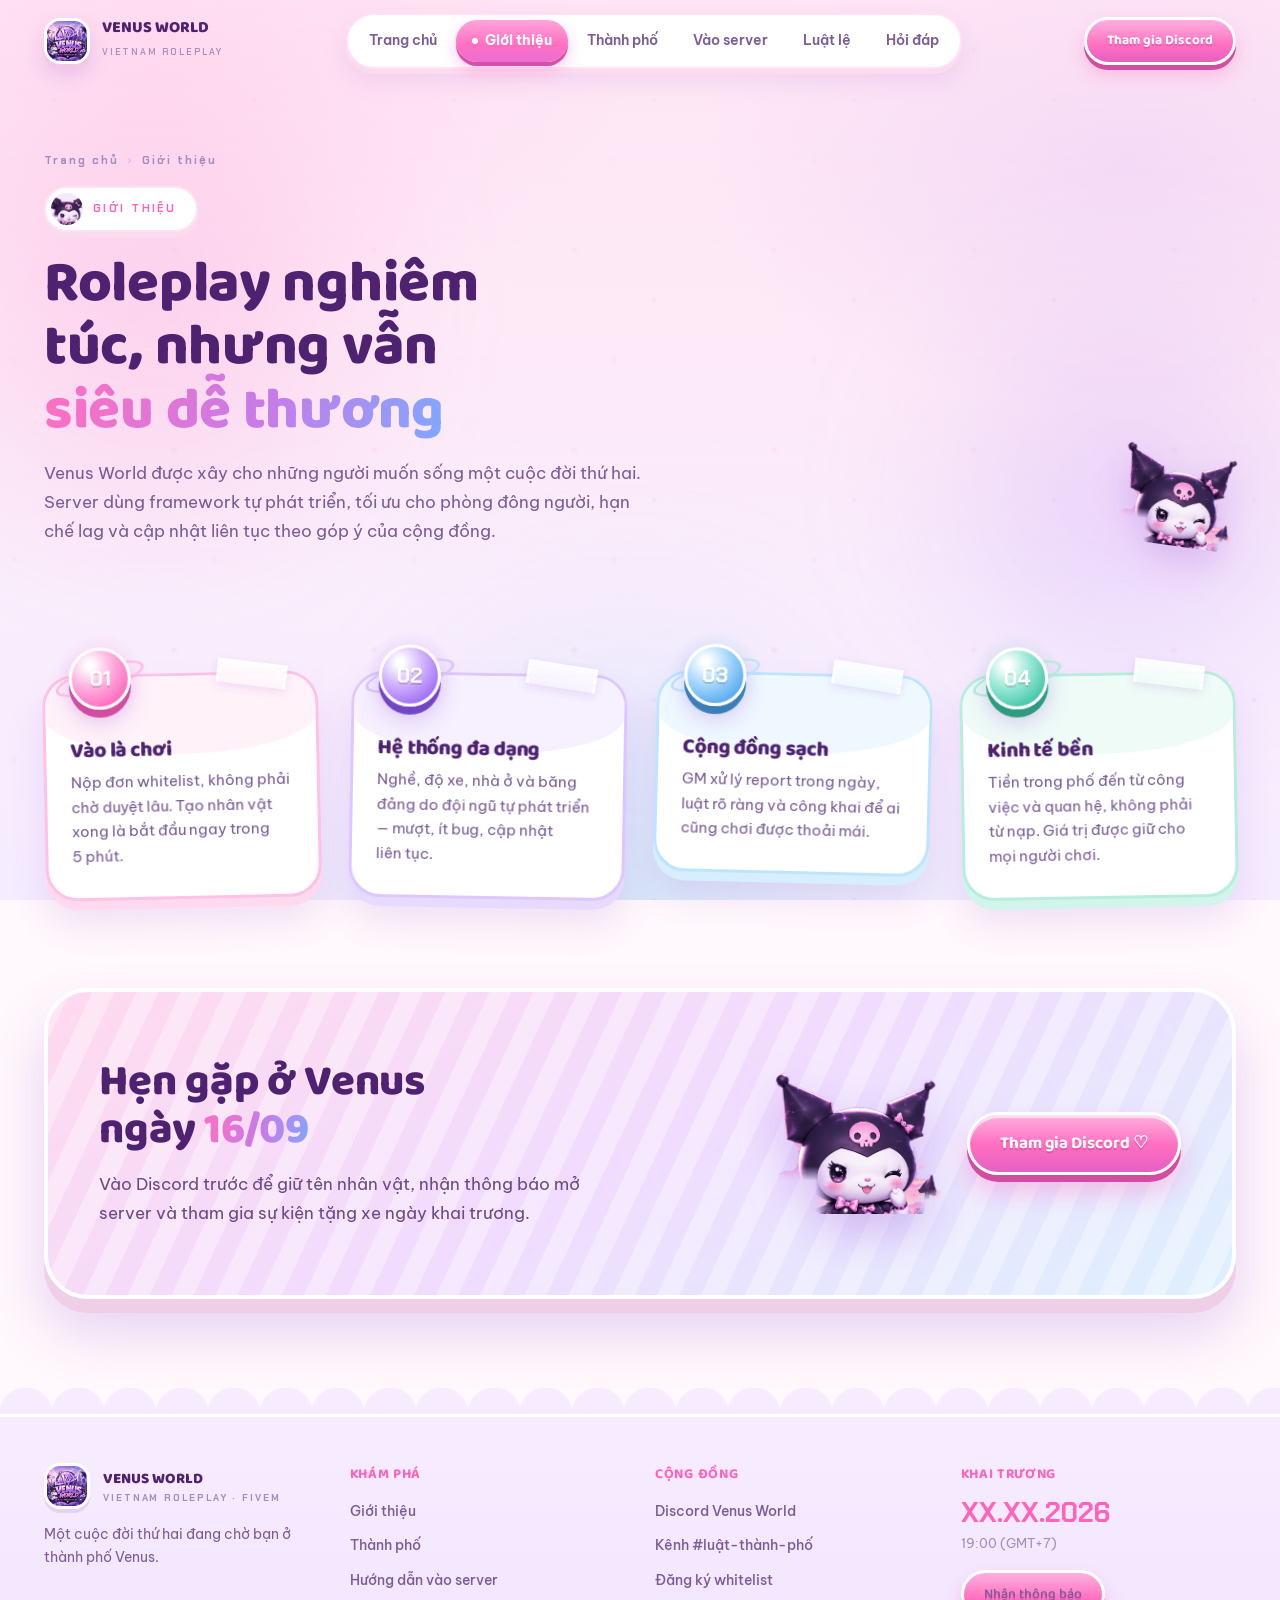
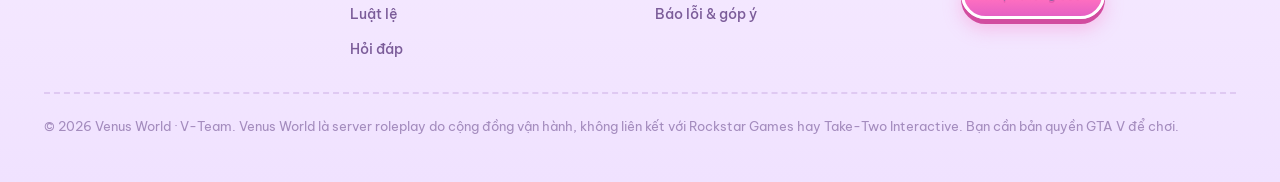
<file: gioi-thieu.html>
<!DOCTYPE html>
<html lang="vi">
<head>
<meta charset="utf-8">
<meta name="viewport" content="width=device-width, initial-scale=1, viewport-fit=cover">
<title>Giới thiệu — Venus World</title>
<meta name="description" content="Venus World được xây cho những người muốn sống một cuộc đời thứ hai trong một thành phố roleplay Việt Nam.">
<meta name="theme-color" content="#FFF1F8">
<link rel="canonical" href="https://venusworld.asia/gioi-thieu.html">
<meta property="og:type" content="website">
<meta property="og:site_name" content="Venus World">
<meta property="og:locale" content="vi_VN">
<meta property="og:url" content="https://venusworld.asia/gioi-thieu.html">
<meta property="og:title" content="Giới thiệu — Venus World">
<meta property="og:description" content="Venus World được xây cho những người muốn sống một cuộc đời thứ hai trong một thành phố roleplay Việt Nam.">
<meta property="og:image" content="https://venusworld.asia/assets/og-logo.png">
<meta property="og:image:width" content="256">
<meta property="og:image:height" content="256">
<meta property="og:image:alt" content="Logo Venus World">
<meta name="twitter:card" content="summary">
<meta name="twitter:title" content="Giới thiệu — Venus World">
<meta name="twitter:description" content="Venus World được xây cho những người muốn sống một cuộc đời thứ hai trong một thành phố roleplay Việt Nam.">
<meta name="twitter:image" content="https://venusworld.asia/assets/og-logo.png">
<link rel="icon" href="favicon.ico" sizes="any">
<link rel="icon" type="image/png" sizes="32x32" href="assets/favicon-32.png">
<link rel="icon" type="image/png" sizes="192x192" href="assets/favicon-192.png">
<link rel="apple-touch-icon" href="assets/apple-touch-icon.png">
<link rel="preconnect" href="https://fonts.googleapis.com">
<link rel="preconnect" href="https://fonts.gstatic.com" crossorigin>
<link href="https://fonts.googleapis.com/css2?family=Baloo+2:wght@500;600;700;800&family=Be+Vietnam+Pro:wght@300;400;500;600;700;800&family=Chakra+Petch:wght@500;600;700&display=swap" rel="stylesheet">
<link rel="stylesheet" href="assets/css/venus.css">
</head>
<body>

<!-- ============ NỀN ============ -->
<div class="bg-fx">
  <div class="blob b1"></div><div class="blob b2"></div><div class="blob b3"></div>
  <div class="dots"></div>
</div>
<div class="fall" id="fall"></div>

<!-- ============ HEADER ============ -->
<header id="hdr">
  <div class="hd">
    <a class="brand" href="index.html">
      <img src="assets/logo.webp" alt="Venus World">
      <span><b>VENUS WORLD</b><small>VIETNAM ROLEPLAY</small></span>
    </a>
    <nav class="pills" id="pills">
      <a href="index.html" data-nav><i class="dot"></i>Trang chủ</a>
      <a href="gioi-thieu.html" data-nav class="on"><i class="dot"></i>Giới thiệu</a>
      <a href="thanh-pho.html" data-nav><i class="dot"></i>Thành phố</a>
      <a href="vao-server.html" data-nav><i class="dot"></i>Vào server</a>
      <a href="luat.html" data-nav><i class="dot"></i>Luật lệ</a>
      <a href="hoi-dap.html" data-nav><i class="dot"></i>Hỏi đáp</a>
    </nav>
    <a class="btn btn-sm hd-cta" href="#" data-discord target="_blank" rel="noopener">Tham gia Discord</a>
    <button class="burger" id="burger" aria-label="Menu"><i></i><i></i><i></i></button>
  </div>
  <div id="bar"></div>
</header>

<div class="drawer" id="drawer">
  <a href="index.html">Trang chủ <span>01</span></a>
  <a href="gioi-thieu.html" class="on">Giới thiệu <span>02</span></a>
  <a href="thanh-pho.html">Thành phố <span>03</span></a>
  <a href="vao-server.html">Vào server <span>04</span></a>
  <a href="luat.html">Luật lệ <span>05</span></a>
  <a href="hoi-dap.html">Hỏi đáp <span>06</span></a>
  <a href="#" data-discord target="_blank" rel="noopener" style="justify-content:center;margin-top:12px;background:linear-gradient(180deg,#FFA5DA,#FF6FC0);color:#fff;border-color:#fff;box-shadow:0 5px 0 #D24C9F">Tham gia Discord ♡</a>
</div>

<main>

<section class="phead">
  <div class="shell">
    <div class="phead-in">
      <div style="max-width:620px">
        <div class="crumb"><a href="index.html">Trang chủ</a><i>›</i><span>Giới thiệu</span></div>
        <div class="badge"><img src="assets/mascot.png" alt=""><span>GIỚI THIỆU</span></div>
        <h1>Roleplay nghiêm túc, nhưng vẫn <span class="grad">siêu dễ thương</span></h1>
      <p class="lead">Venus World được xây cho những người muốn sống một cuộc đời thứ hai. Server dùng framework tự phát triển, tối ưu cho phòng đông người, hạn chế lag và cập nhật liên tục theo góp ý của cộng đồng.</p>
      </div>
    <img class="phead-mascot" src="assets/mascot.png" alt="">
    </div>
  </div>
</section>

<section class="sec" style="padding-top:0">
  <div class="shell">
    <div class="grid g4" style="margin-top:clamp(28px,3.6vw,48px)">
      <div class="reveal">
        <div class="card" style="--rot:-1.2deg;--cc:#FFC2E6;--cs:#FFD9EE;--cw:#FFF2F9;--cg:rgba(255,143,209,.32);--cb1:#FFB0DF;--cb2:#FF6FC0;--cb3:#D24C9F" data-rot="-1.2" data-tilt>
          <div class="tape"></div>
          <div class="orb"><span class="glow"></span><span class="ring"></span><span class="ball">01</span></div>
          <h3>Vào là chơi</h3>
          <p>Nộp đơn whitelist, không phải chờ duyệt lâu. Tạo nhân vật xong là bắt đầu ngay trong 5 phút.</p>
        </div>
      </div>
      <div class="reveal">
        <div class="card" style="--rot:1deg;--cc:#DCC7FF;--cs:#E7DAFF;--cw:#F6F0FF;--cg:rgba(185,139,255,.32);--cb1:#D3B4FF;--cb2:#A574F5;--cb3:#7245C4" data-rot="1" data-tilt>
          <div class="tape"></div>
          <div class="orb"><span class="glow"></span><span class="ring"></span><span class="ball">02</span></div>
          <h3>Hệ thống đa dạng</h3>
          <p>Nghề, độ xe, nhà ở và băng đảng do đội ngũ tự phát triển — mượt, ít bug, cập nhật liên tục.</p>
        </div>
      </div>
      <div class="reveal">
        <div class="card" style="--rot:1.4deg;--cc:#BEE5FF;--cs:#D6EEFF;--cw:#EFF8FF;--cg:rgba(105,185,245,.3);--cb1:#A9D9FF;--cb2:#5FAEEE;--cb3:#3B7FB8" data-rot="1.4" data-tilt>
          <div class="tape"></div>
          <div class="orb"><span class="glow"></span><span class="ring"></span><span class="ball">03</span></div>
          <h3>Cộng đồng sạch</h3>
          <p>GM xử lý report trong ngày, luật rõ ràng và công khai để ai cũng chơi được thoải mái.</p>
        </div>
      </div>
      <div class="reveal">
        <div class="card" style="--rot:-1deg;--cc:#B6EDDD;--cs:#D2F4EA;--cw:#EEFBF7;--cg:rgba(90,220,190,.3);--cb1:#9BE9D6;--cb2:#4CC9AC;--cb3:#2E9A80" data-rot="-1" data-tilt>
          <div class="tape"></div>
          <div class="orb"><span class="glow"></span><span class="ring"></span><span class="ball">04</span></div>
          <h3>Kinh tế bền</h3>
          <p>Tiền trong phố đến từ công việc và quan hệ, không phải từ nạp. Giá trị được giữ cho mọi người chơi.</p>
        </div>
      </div>
    </div>
  </div>
</section>

<!-- ============ CTA ============ -->
<section class="sec" style="padding-top:0">
  <div class="shell">
    <div class="cta reveal">
      <div>
        <h2 class="h2" style="font-size:clamp(27px,3.4vw,44px)">Hẹn gặp ở Venus ngày <span class="grad">16/09</span></h2>
        <p class="lead" style="color:#6B4A85">Vào Discord trước để giữ tên nhân vật, nhận thông báo mở server và tham gia sự kiện tặng xe ngày khai trương.</p>
      </div>
      <div style="display:flex;flex-wrap:wrap;gap:clamp(16px,2vw,28px);align-items:center;justify-content:flex-end">
        <img class="cta-mascot" src="assets/mascot.png" alt="">
        <a class="btn btn-p" href="#" data-discord target="_blank" rel="noopener">Tham gia Discord ♡</a>
      </div>
    </div>
  </div>
</section>

</main>

<div style="height:26px;background-image:radial-gradient(circle at 26px 26px,#F7ECFF 26px,transparent 27px);background-size:52px 26px;background-repeat:repeat-x;position:relative;z-index:2"></div>

<!-- ============ FOOTER ============ -->
<footer>
  <div class="ft">
    <div>
      <div style="display:flex;align-items:center;gap:13px;margin-bottom:14px">
        <img src="assets/logo.webp" alt="" style="width:46px;height:46px;border-radius:16px;border:3px solid #fff;box-shadow:0 4px 0 #E4D2F5">
        <div>
          <div style="font-family:'Baloo 2',sans-serif;font-weight:800;font-size:15px">VENUS WORLD</div>
          <div class="mono" style="font-size:9.5px;font-weight:700;letter-spacing:.2em;color:var(--ink-3)">VIETNAM ROLEPLAY · FIVEM</div>
        </div>
      </div>
      <p style="margin:0;font-size:13.5px;line-height:1.7;color:var(--ink-2);max-width:34ch">Một cuộc đời thứ hai đang chờ bạn ở thành phố Venus.</p>
    </div>
    <div>
      <h4>KHÁM PHÁ</h4>
      <ul>
        <li><a href="gioi-thieu.html">Giới thiệu</a></li>
        <li><a href="thanh-pho.html">Thành phố</a></li>
        <li><a href="vao-server.html">Hướng dẫn vào server</a></li>
        <li><a href="luat.html">Luật lệ</a></li>
        <li><a href="hoi-dap.html">Hỏi đáp</a></li>
      </ul>
    </div>
    <div>
      <h4>CỘNG ĐỒNG</h4>
      <ul>
        <li><a href="#" data-discord target="_blank" rel="noopener">Discord Venus World</a></li>
        <li><a href="#" data-discord target="_blank" rel="noopener">Kênh #luật-thành-phố</a></li>
        <li><a href="#" data-discord target="_blank" rel="noopener">Đăng ký whitelist</a></li>
        <li><a href="#" data-discord target="_blank" rel="noopener">Báo lỗi &amp; góp ý</a></li>
      </ul>
    </div>
    <div>
      <h4>KHAI TRƯƠNG</h4>
      <div class="mono" style="font-size:27px;font-weight:700;color:var(--gum-d);line-height:1.1">XX.XX.2026</div>
      <div style="font-size:13px;color:var(--ink-3);margin-top:6px">19:00 (GMT+7)</div>
      <a class="btn btn-sm" href="#" data-discord target="_blank" rel="noopener" style="margin-top:16px">Nhận thông báo</a>
    </div>
    <div class="ft-note">© 2026 Venus World · V-Team. Venus World là server roleplay do cộng đồng vận hành, không liên kết với Rockstar Games hay Take-Two Interactive. Bạn cần bản quyền GTA V để chơi.</div>
  </div>
</footer>

<!-- ============ WIDGET NỔI ============ -->
<div class="fab">
  <a class="fab-mascot" id="fabMascot" href="#" data-discord target="_blank" rel="noopener" aria-label="Tham gia Discord">
    <span class="fab-bubble">Vào Discord với tớ nhé!</span>
    <img src="assets/mascot.png" alt="">
  </a>
  <button class="totop" id="toTop" aria-label="Lên đầu trang">↑</button>
</div>

<div id="toast"></div>

<div id="toast"></div>

<script src="assets/js/config.js"></script>

<script src="assets/js/venus.js"></script>

</body>
</html>
</file>
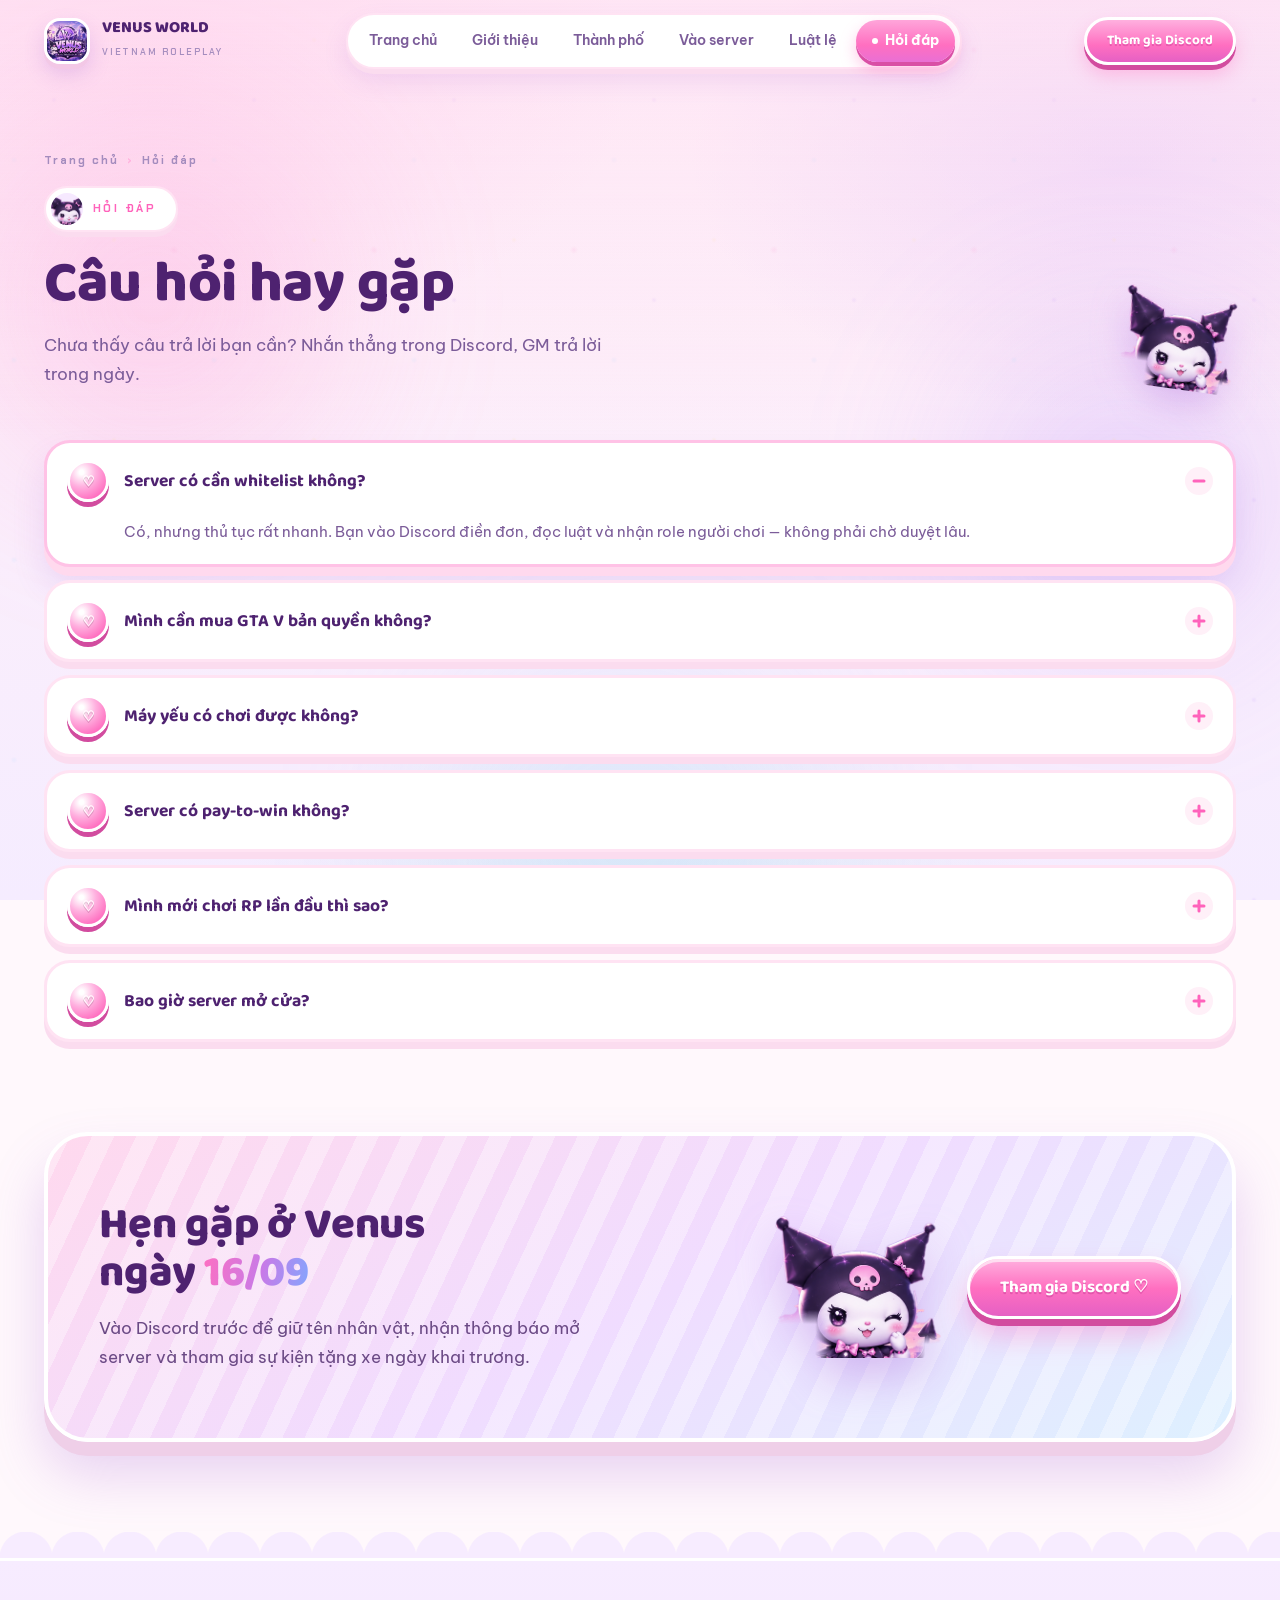
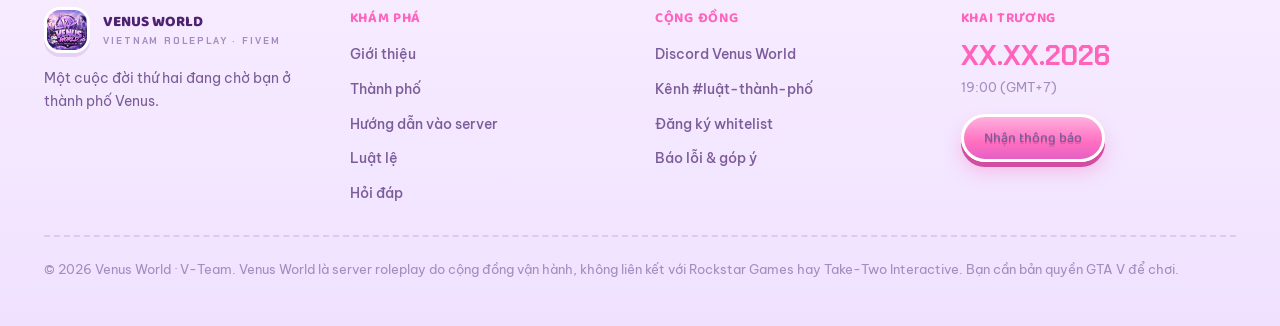
<file: hoi-dap.html>
<!DOCTYPE html>
<html lang="vi">
<head>
<meta charset="utf-8">
<meta name="viewport" content="width=device-width, initial-scale=1, viewport-fit=cover">
<title>Hỏi đáp — Venus World</title>
<meta name="description" content="Những câu hỏi hay gặp về whitelist, bản quyền GTA V, cấu hình máy và ngày mở server Venus World.">
<meta name="theme-color" content="#FFF1F8">
<link rel="canonical" href="https://venusworld.asia/hoi-dap.html">
<meta property="og:type" content="website">
<meta property="og:site_name" content="Venus World">
<meta property="og:locale" content="vi_VN">
<meta property="og:url" content="https://venusworld.asia/hoi-dap.html">
<meta property="og:title" content="Hỏi đáp — Venus World">
<meta property="og:description" content="Những câu hỏi hay gặp về whitelist, bản quyền GTA V, cấu hình máy và ngày mở server Venus World.">
<meta property="og:image" content="https://venusworld.asia/assets/og-logo.png">
<meta property="og:image:width" content="256">
<meta property="og:image:height" content="256">
<meta property="og:image:alt" content="Logo Venus World">
<meta name="twitter:card" content="summary">
<meta name="twitter:title" content="Hỏi đáp — Venus World">
<meta name="twitter:description" content="Những câu hỏi hay gặp về whitelist, bản quyền GTA V, cấu hình máy và ngày mở server Venus World.">
<meta name="twitter:image" content="https://venusworld.asia/assets/og-logo.png">
<link rel="icon" href="favicon.ico" sizes="any">
<link rel="icon" type="image/png" sizes="32x32" href="assets/favicon-32.png">
<link rel="icon" type="image/png" sizes="192x192" href="assets/favicon-192.png">
<link rel="apple-touch-icon" href="assets/apple-touch-icon.png">
<link rel="preconnect" href="https://fonts.googleapis.com">
<link rel="preconnect" href="https://fonts.gstatic.com" crossorigin>
<link href="https://fonts.googleapis.com/css2?family=Baloo+2:wght@500;600;700;800&family=Be+Vietnam+Pro:wght@300;400;500;600;700;800&family=Chakra+Petch:wght@500;600;700&display=swap" rel="stylesheet">
<link rel="stylesheet" href="assets/css/venus.css">
</head>
<body>

<!-- ============ NỀN ============ -->
<div class="bg-fx">
  <div class="blob b1"></div><div class="blob b2"></div><div class="blob b3"></div>
  <div class="dots"></div>
</div>
<div class="fall" id="fall"></div>

<!-- ============ HEADER ============ -->
<header id="hdr">
  <div class="hd">
    <a class="brand" href="index.html">
      <img src="assets/logo.webp" alt="Venus World">
      <span><b>VENUS WORLD</b><small>VIETNAM ROLEPLAY</small></span>
    </a>
    <nav class="pills" id="pills">
      <a href="index.html" data-nav><i class="dot"></i>Trang chủ</a>
      <a href="gioi-thieu.html" data-nav><i class="dot"></i>Giới thiệu</a>
      <a href="thanh-pho.html" data-nav><i class="dot"></i>Thành phố</a>
      <a href="vao-server.html" data-nav><i class="dot"></i>Vào server</a>
      <a href="luat.html" data-nav><i class="dot"></i>Luật lệ</a>
      <a href="hoi-dap.html" data-nav class="on"><i class="dot"></i>Hỏi đáp</a>
    </nav>
    <a class="btn btn-sm hd-cta" href="#" data-discord target="_blank" rel="noopener">Tham gia Discord</a>
    <button class="burger" id="burger" aria-label="Menu"><i></i><i></i><i></i></button>
  </div>
  <div id="bar"></div>
</header>

<div class="drawer" id="drawer">
  <a href="index.html">Trang chủ <span>01</span></a>
  <a href="gioi-thieu.html">Giới thiệu <span>02</span></a>
  <a href="thanh-pho.html">Thành phố <span>03</span></a>
  <a href="vao-server.html">Vào server <span>04</span></a>
  <a href="luat.html">Luật lệ <span>05</span></a>
  <a href="hoi-dap.html" class="on">Hỏi đáp <span>06</span></a>
  <a href="#" data-discord target="_blank" rel="noopener" style="justify-content:center;margin-top:12px;background:linear-gradient(180deg,#FFA5DA,#FF6FC0);color:#fff;border-color:#fff;box-shadow:0 5px 0 #D24C9F">Tham gia Discord ♡</a>
</div>

<main>

<section class="phead">
  <div class="shell">
    <div class="phead-in">
      <div style="max-width:620px">
        <div class="crumb"><a href="index.html">Trang chủ</a><i>›</i><span>Hỏi đáp</span></div>
        <div class="badge"><img src="assets/mascot.png" alt=""><span>HỎI ĐÁP</span></div>
        <h1>Câu hỏi hay gặp</h1>
      <p class="lead">Chưa thấy câu trả lời bạn cần? Nhắn thẳng trong Discord, GM trả lời trong ngày.</p>
      </div>
    <img class="phead-mascot" src="assets/mascot.png" alt="">
    </div>
  </div>
</section>

<section class="sec" style="padding-top:0">
  <div class="shell">
    <div class="rules reveal" id="faq"></div>
  </div>
</section>

<!-- ============ CTA ============ -->
<section class="sec" style="padding-top:0">
  <div class="shell">
    <div class="cta reveal">
      <div>
        <h2 class="h2" style="font-size:clamp(27px,3.4vw,44px)">Hẹn gặp ở Venus ngày <span class="grad">16/09</span></h2>
        <p class="lead" style="color:#6B4A85">Vào Discord trước để giữ tên nhân vật, nhận thông báo mở server và tham gia sự kiện tặng xe ngày khai trương.</p>
      </div>
      <div style="display:flex;flex-wrap:wrap;gap:clamp(16px,2vw,28px);align-items:center;justify-content:flex-end">
        <img class="cta-mascot" src="assets/mascot.png" alt="">
        <a class="btn btn-p" href="#" data-discord target="_blank" rel="noopener">Tham gia Discord ♡</a>
      </div>
    </div>
  </div>
</section>

</main>

<div style="height:26px;background-image:radial-gradient(circle at 26px 26px,#F7ECFF 26px,transparent 27px);background-size:52px 26px;background-repeat:repeat-x;position:relative;z-index:2"></div>

<!-- ============ FOOTER ============ -->
<footer>
  <div class="ft">
    <div>
      <div style="display:flex;align-items:center;gap:13px;margin-bottom:14px">
        <img src="assets/logo.webp" alt="" style="width:46px;height:46px;border-radius:16px;border:3px solid #fff;box-shadow:0 4px 0 #E4D2F5">
        <div>
          <div style="font-family:'Baloo 2',sans-serif;font-weight:800;font-size:15px">VENUS WORLD</div>
          <div class="mono" style="font-size:9.5px;font-weight:700;letter-spacing:.2em;color:var(--ink-3)">VIETNAM ROLEPLAY · FIVEM</div>
        </div>
      </div>
      <p style="margin:0;font-size:13.5px;line-height:1.7;color:var(--ink-2);max-width:34ch">Một cuộc đời thứ hai đang chờ bạn ở thành phố Venus.</p>
    </div>
    <div>
      <h4>KHÁM PHÁ</h4>
      <ul>
        <li><a href="gioi-thieu.html">Giới thiệu</a></li>
        <li><a href="thanh-pho.html">Thành phố</a></li>
        <li><a href="vao-server.html">Hướng dẫn vào server</a></li>
        <li><a href="luat.html">Luật lệ</a></li>
        <li><a href="hoi-dap.html">Hỏi đáp</a></li>
      </ul>
    </div>
    <div>
      <h4>CỘNG ĐỒNG</h4>
      <ul>
        <li><a href="#" data-discord target="_blank" rel="noopener">Discord Venus World</a></li>
        <li><a href="#" data-discord target="_blank" rel="noopener">Kênh #luật-thành-phố</a></li>
        <li><a href="#" data-discord target="_blank" rel="noopener">Đăng ký whitelist</a></li>
        <li><a href="#" data-discord target="_blank" rel="noopener">Báo lỗi &amp; góp ý</a></li>
      </ul>
    </div>
    <div>
      <h4>KHAI TRƯƠNG</h4>
      <div class="mono" style="font-size:27px;font-weight:700;color:var(--gum-d);line-height:1.1">XX.XX.2026</div>
      <div style="font-size:13px;color:var(--ink-3);margin-top:6px">19:00 (GMT+7)</div>
      <a class="btn btn-sm" href="#" data-discord target="_blank" rel="noopener" style="margin-top:16px">Nhận thông báo</a>
    </div>
    <div class="ft-note">© 2026 Venus World · V-Team. Venus World là server roleplay do cộng đồng vận hành, không liên kết với Rockstar Games hay Take-Two Interactive. Bạn cần bản quyền GTA V để chơi.</div>
  </div>
</footer>

<!-- ============ WIDGET NỔI ============ -->
<div class="fab">
  <a class="fab-mascot" id="fabMascot" href="#" data-discord target="_blank" rel="noopener" aria-label="Tham gia Discord">
    <span class="fab-bubble">Vào Discord với tớ nhé!</span>
    <img src="assets/mascot.png" alt="">
  </a>
  <button class="totop" id="toTop" aria-label="Lên đầu trang">↑</button>
</div>

<div id="toast"></div>

<div id="toast"></div>

<script src="assets/js/config.js"></script>
<script src="assets/js/data-faq.js"></script>
<script src="assets/js/venus.js"></script>

</body>
</html>
</file>
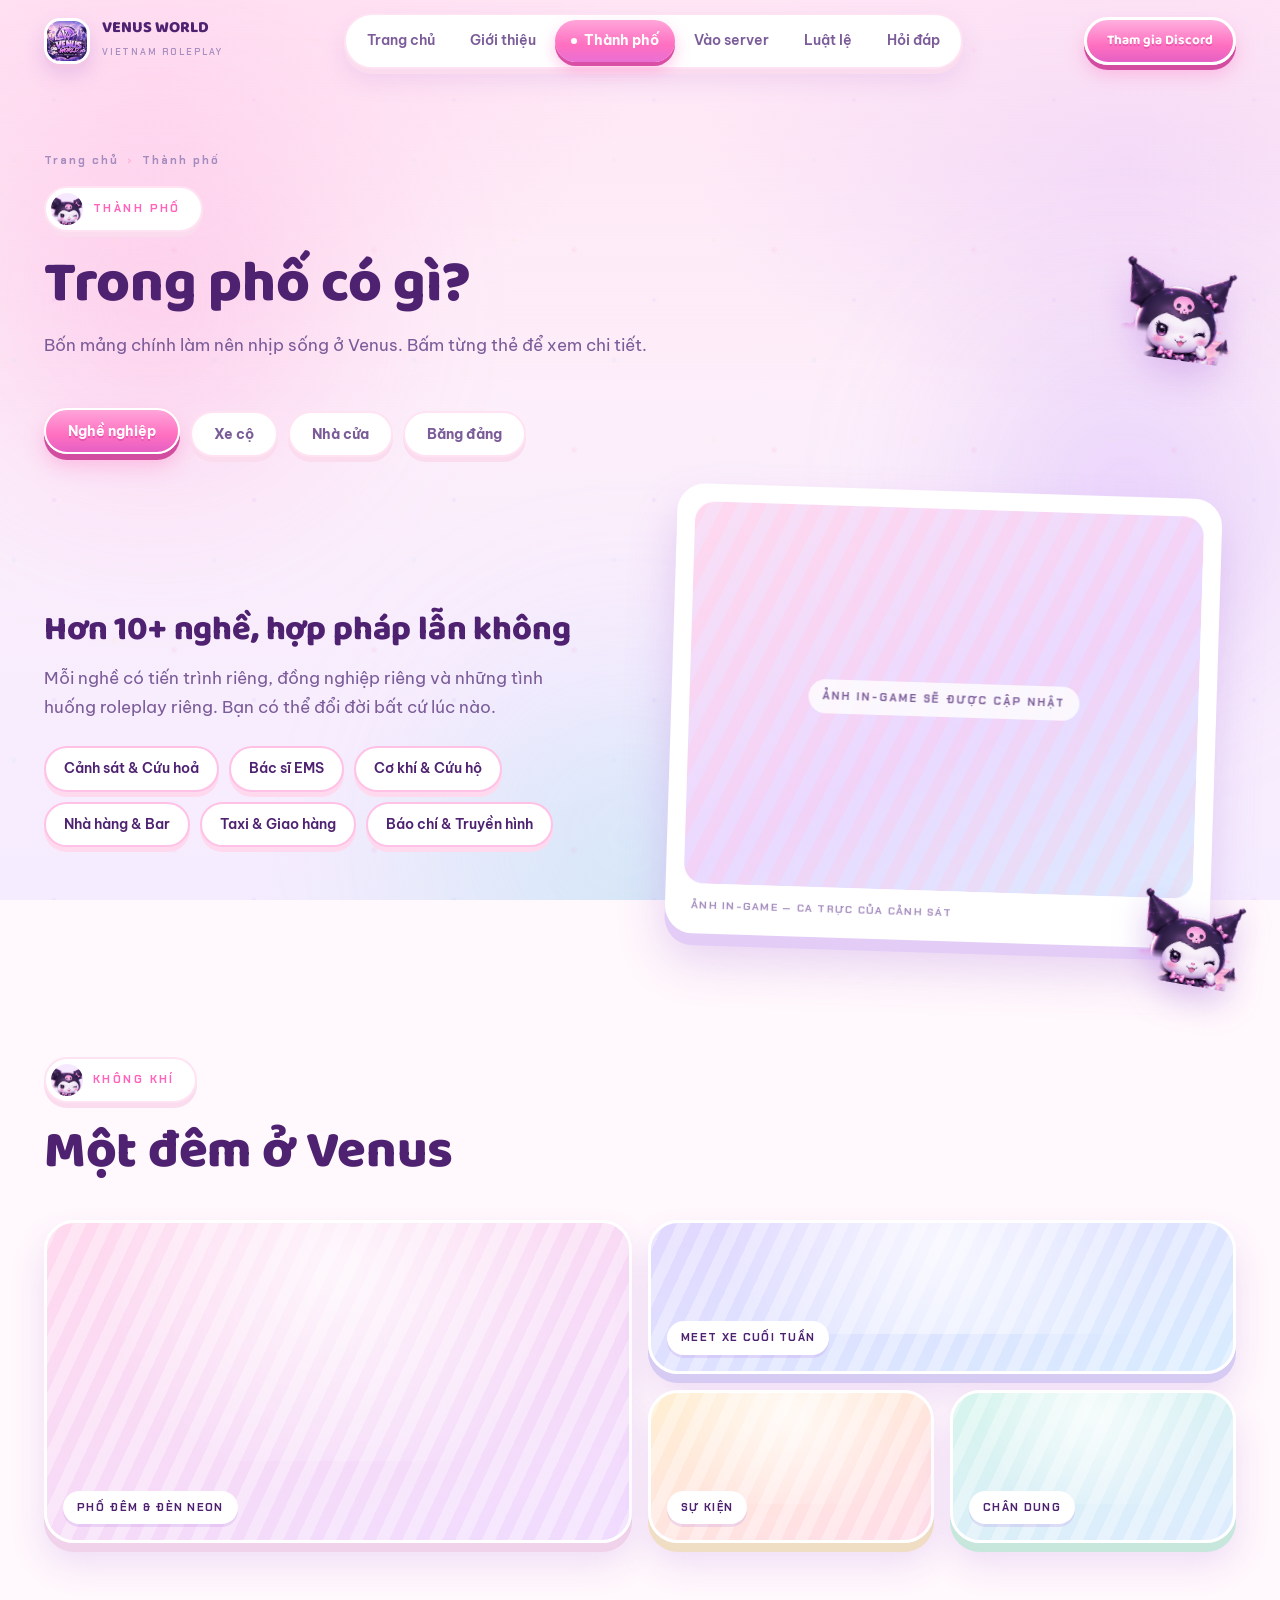
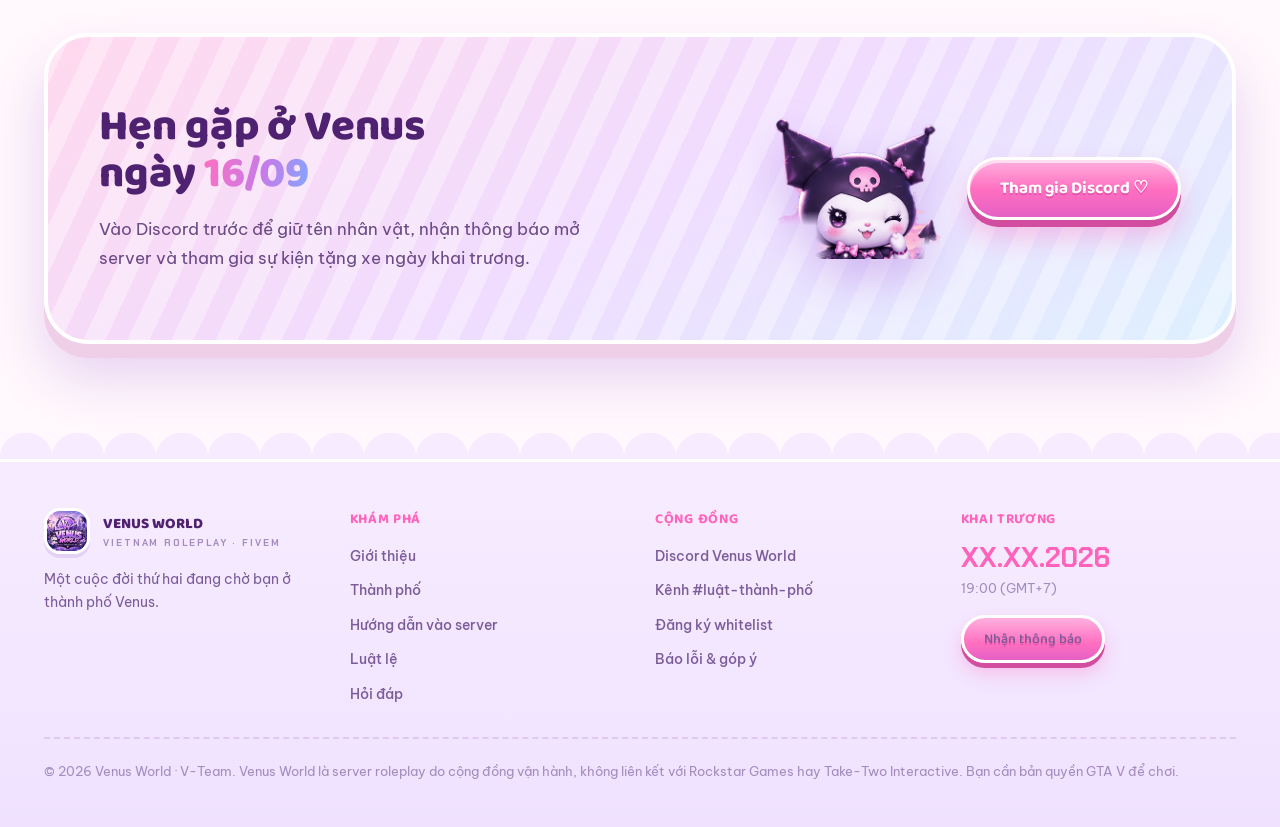
<file: thanh-pho.html>
<!DOCTYPE html>
<html lang="vi">
<head>
<meta charset="utf-8">
<meta name="viewport" content="width=device-width, initial-scale=1, viewport-fit=cover">
<title>Thành phố — Venus World</title>
<meta name="description" content="Nghề nghiệp, xe cộ, nhà cửa và băng đảng: trong thành phố Venus có gì để chơi.">
<meta name="theme-color" content="#FFF1F8">
<link rel="canonical" href="https://venusworld.asia/thanh-pho.html">
<meta property="og:type" content="website">
<meta property="og:site_name" content="Venus World">
<meta property="og:locale" content="vi_VN">
<meta property="og:url" content="https://venusworld.asia/thanh-pho.html">
<meta property="og:title" content="Thành phố — Venus World">
<meta property="og:description" content="Nghề nghiệp, xe cộ, nhà cửa và băng đảng: trong thành phố Venus có gì để chơi.">
<meta property="og:image" content="https://venusworld.asia/assets/og-logo.png">
<meta property="og:image:width" content="256">
<meta property="og:image:height" content="256">
<meta property="og:image:alt" content="Logo Venus World">
<meta name="twitter:card" content="summary">
<meta name="twitter:title" content="Thành phố — Venus World">
<meta name="twitter:description" content="Nghề nghiệp, xe cộ, nhà cửa và băng đảng: trong thành phố Venus có gì để chơi.">
<meta name="twitter:image" content="https://venusworld.asia/assets/og-logo.png">
<link rel="icon" href="favicon.ico" sizes="any">
<link rel="icon" type="image/png" sizes="32x32" href="assets/favicon-32.png">
<link rel="icon" type="image/png" sizes="192x192" href="assets/favicon-192.png">
<link rel="apple-touch-icon" href="assets/apple-touch-icon.png">
<link rel="preconnect" href="https://fonts.googleapis.com">
<link rel="preconnect" href="https://fonts.gstatic.com" crossorigin>
<link href="https://fonts.googleapis.com/css2?family=Baloo+2:wght@500;600;700;800&family=Be+Vietnam+Pro:wght@300;400;500;600;700;800&family=Chakra+Petch:wght@500;600;700&display=swap" rel="stylesheet">
<link rel="stylesheet" href="assets/css/venus.css">
</head>
<body>

<!-- ============ NỀN ============ -->
<div class="bg-fx">
  <div class="blob b1"></div><div class="blob b2"></div><div class="blob b3"></div>
  <div class="dots"></div>
</div>
<div class="fall" id="fall"></div>

<!-- ============ HEADER ============ -->
<header id="hdr">
  <div class="hd">
    <a class="brand" href="index.html">
      <img src="assets/logo.webp" alt="Venus World">
      <span><b>VENUS WORLD</b><small>VIETNAM ROLEPLAY</small></span>
    </a>
    <nav class="pills" id="pills">
      <a href="index.html" data-nav><i class="dot"></i>Trang chủ</a>
      <a href="gioi-thieu.html" data-nav><i class="dot"></i>Giới thiệu</a>
      <a href="thanh-pho.html" data-nav class="on"><i class="dot"></i>Thành phố</a>
      <a href="vao-server.html" data-nav><i class="dot"></i>Vào server</a>
      <a href="luat.html" data-nav><i class="dot"></i>Luật lệ</a>
      <a href="hoi-dap.html" data-nav><i class="dot"></i>Hỏi đáp</a>
    </nav>
    <a class="btn btn-sm hd-cta" href="#" data-discord target="_blank" rel="noopener">Tham gia Discord</a>
    <button class="burger" id="burger" aria-label="Menu"><i></i><i></i><i></i></button>
  </div>
  <div id="bar"></div>
</header>

<div class="drawer" id="drawer">
  <a href="index.html">Trang chủ <span>01</span></a>
  <a href="gioi-thieu.html">Giới thiệu <span>02</span></a>
  <a href="thanh-pho.html" class="on">Thành phố <span>03</span></a>
  <a href="vao-server.html">Vào server <span>04</span></a>
  <a href="luat.html">Luật lệ <span>05</span></a>
  <a href="hoi-dap.html">Hỏi đáp <span>06</span></a>
  <a href="#" data-discord target="_blank" rel="noopener" style="justify-content:center;margin-top:12px;background:linear-gradient(180deg,#FFA5DA,#FF6FC0);color:#fff;border-color:#fff;box-shadow:0 5px 0 #D24C9F">Tham gia Discord ♡</a>
</div>

<main>

<section class="phead">
  <div class="shell">
    <div class="phead-in">
      <div style="max-width:620px">
        <div class="crumb"><a href="index.html">Trang chủ</a><i>›</i><span>Thành phố</span></div>
        <div class="badge"><img src="assets/mascot.png" alt=""><span>THÀNH PHỐ</span></div>
        <h1>Trong phố có gì?</h1>
      <p class="lead">Bốn mảng chính làm nên nhịp sống ở Venus. Bấm từng thẻ để xem chi tiết.</p>
      </div>
    <img class="phead-mascot" src="assets/mascot.png" alt="">
    </div>
  </div>
</section>

<section class="sec" style="padding-top:0">
  <div class="shell">
    <div class="reveal" style="display:flex;justify-content:flex-start;margin-bottom:clamp(22px,2.8vw,34px)">
      <div class="tabbar" id="tabbar">
        <button class="tab on" data-tab="0">Nghề nghiệp</button>
        <button class="tab" data-tab="1">Xe cộ</button>
        <button class="tab" data-tab="2">Nhà cửa</button>
        <button class="tab" data-tab="3">Băng đảng</button>
      </div>
    </div>
    <div class="panel reveal">
      <div>
        <h3 id="tabTitle">Hơn 10+ nghề, hợp pháp lẫn không</h3>
        <p class="lead" id="tabBody" style="max-width:46ch">Mỗi nghề có tiến trình riêng, đồng nghiệp riêng và những tình huống roleplay riêng. Bạn có thể đổi đời bất cứ lúc nào.</p>
        <div class="chips" id="tabChips"></div>
      </div>
      <div style="position:relative;padding:0 20px 26px 8px">
        <div class="polaroid" style="--rot:1.8deg" data-rot="1.8" data-tilt>
          <div class="shot"><em>ẢNH IN-GAME SẼ ĐƯỢC CẬP NHẬT</em></div>
          <div class="pol-cap"><span id="tabShot">Ảnh in-game — ca trực của cảnh sát</span><span style="color:#FF8FD1">♡</span></div>
        </div>
        <img src="assets/mascot.png" alt="" style="position:absolute;right:-8px;bottom:-18px;width:clamp(78px,8.4vw,106px);transform:rotate(10deg);filter:drop-shadow(0 12px 16px rgba(164,95,214,.35));pointer-events:none">
      </div>
    </div>
  </div>
</section>

<!-- ============ KHÔNG KHÍ ============ -->
<section class="sec" style="padding-top:0">
  <div class="shell">
    <div class="reveal" style="margin-bottom:clamp(24px,3.2vw,40px)">
      <div class="badge"><img src="assets/mascot.png" alt=""><span>KHÔNG KHÍ</span></div>
      <h2 class="h2">Một đêm ở Venus</h2>
    </div>
    <div class="mosaic reveal">
      <div class="tile t-a" style="--t1:#FFD9EE;--t2:#F0DCFF;--t3:#F0D3EA"><b>Phố đêm &amp; đèn neon</b></div>
      <div class="tile t-b" style="--t1:#E2D8FF;--t2:#D8ECFF;--t3:#D6CBF2"><b>Meet xe cuối tuần</b></div>
      <div class="tile" style="--t1:#FFEFD2;--t2:#FFDCE9;--t3:#F0DEC4"><b>Sự kiện</b></div>
      <div class="tile" style="--t1:#D6F5EC;--t2:#DDEBFF;--t3:#C7E7DD"><b>Chân dung</b></div>
    </div>
  </div>
</section>

<!-- ============ CTA ============ -->
<section class="sec" style="padding-top:0">
  <div class="shell">
    <div class="cta reveal">
      <div>
        <h2 class="h2" style="font-size:clamp(27px,3.4vw,44px)">Hẹn gặp ở Venus ngày <span class="grad">16/09</span></h2>
        <p class="lead" style="color:#6B4A85">Vào Discord trước để giữ tên nhân vật, nhận thông báo mở server và tham gia sự kiện tặng xe ngày khai trương.</p>
      </div>
      <div style="display:flex;flex-wrap:wrap;gap:clamp(16px,2vw,28px);align-items:center;justify-content:flex-end">
        <img class="cta-mascot" src="assets/mascot.png" alt="">
        <a class="btn btn-p" href="#" data-discord target="_blank" rel="noopener">Tham gia Discord ♡</a>
      </div>
    </div>
  </div>
</section>

</main>

<div style="height:26px;background-image:radial-gradient(circle at 26px 26px,#F7ECFF 26px,transparent 27px);background-size:52px 26px;background-repeat:repeat-x;position:relative;z-index:2"></div>

<!-- ============ FOOTER ============ -->
<footer>
  <div class="ft">
    <div>
      <div style="display:flex;align-items:center;gap:13px;margin-bottom:14px">
        <img src="assets/logo.webp" alt="" style="width:46px;height:46px;border-radius:16px;border:3px solid #fff;box-shadow:0 4px 0 #E4D2F5">
        <div>
          <div style="font-family:'Baloo 2',sans-serif;font-weight:800;font-size:15px">VENUS WORLD</div>
          <div class="mono" style="font-size:9.5px;font-weight:700;letter-spacing:.2em;color:var(--ink-3)">VIETNAM ROLEPLAY · FIVEM</div>
        </div>
      </div>
      <p style="margin:0;font-size:13.5px;line-height:1.7;color:var(--ink-2);max-width:34ch">Một cuộc đời thứ hai đang chờ bạn ở thành phố Venus.</p>
    </div>
    <div>
      <h4>KHÁM PHÁ</h4>
      <ul>
        <li><a href="gioi-thieu.html">Giới thiệu</a></li>
        <li><a href="thanh-pho.html">Thành phố</a></li>
        <li><a href="vao-server.html">Hướng dẫn vào server</a></li>
        <li><a href="luat.html">Luật lệ</a></li>
        <li><a href="hoi-dap.html">Hỏi đáp</a></li>
      </ul>
    </div>
    <div>
      <h4>CỘNG ĐỒNG</h4>
      <ul>
        <li><a href="#" data-discord target="_blank" rel="noopener">Discord Venus World</a></li>
        <li><a href="#" data-discord target="_blank" rel="noopener">Kênh #luật-thành-phố</a></li>
        <li><a href="#" data-discord target="_blank" rel="noopener">Đăng ký whitelist</a></li>
        <li><a href="#" data-discord target="_blank" rel="noopener">Báo lỗi &amp; góp ý</a></li>
      </ul>
    </div>
    <div>
      <h4>KHAI TRƯƠNG</h4>
      <div class="mono" style="font-size:27px;font-weight:700;color:var(--gum-d);line-height:1.1">XX.XX.2026</div>
      <div style="font-size:13px;color:var(--ink-3);margin-top:6px">19:00 (GMT+7)</div>
      <a class="btn btn-sm" href="#" data-discord target="_blank" rel="noopener" style="margin-top:16px">Nhận thông báo</a>
    </div>
    <div class="ft-note">© 2026 Venus World · V-Team. Venus World là server roleplay do cộng đồng vận hành, không liên kết với Rockstar Games hay Take-Two Interactive. Bạn cần bản quyền GTA V để chơi.</div>
  </div>
</footer>

<!-- ============ WIDGET NỔI ============ -->
<div class="fab">
  <a class="fab-mascot" id="fabMascot" href="#" data-discord target="_blank" rel="noopener" aria-label="Tham gia Discord">
    <span class="fab-bubble">Vào Discord với tớ nhé!</span>
    <img src="assets/mascot.png" alt="">
  </a>
  <button class="totop" id="toTop" aria-label="Lên đầu trang">↑</button>
</div>

<div id="toast"></div>

<div id="toast"></div>

<script src="assets/js/config.js"></script>
<script src="assets/js/data-thanhpho.js"></script>
<script src="assets/js/venus.js"></script>

</body>
</html>
</file>
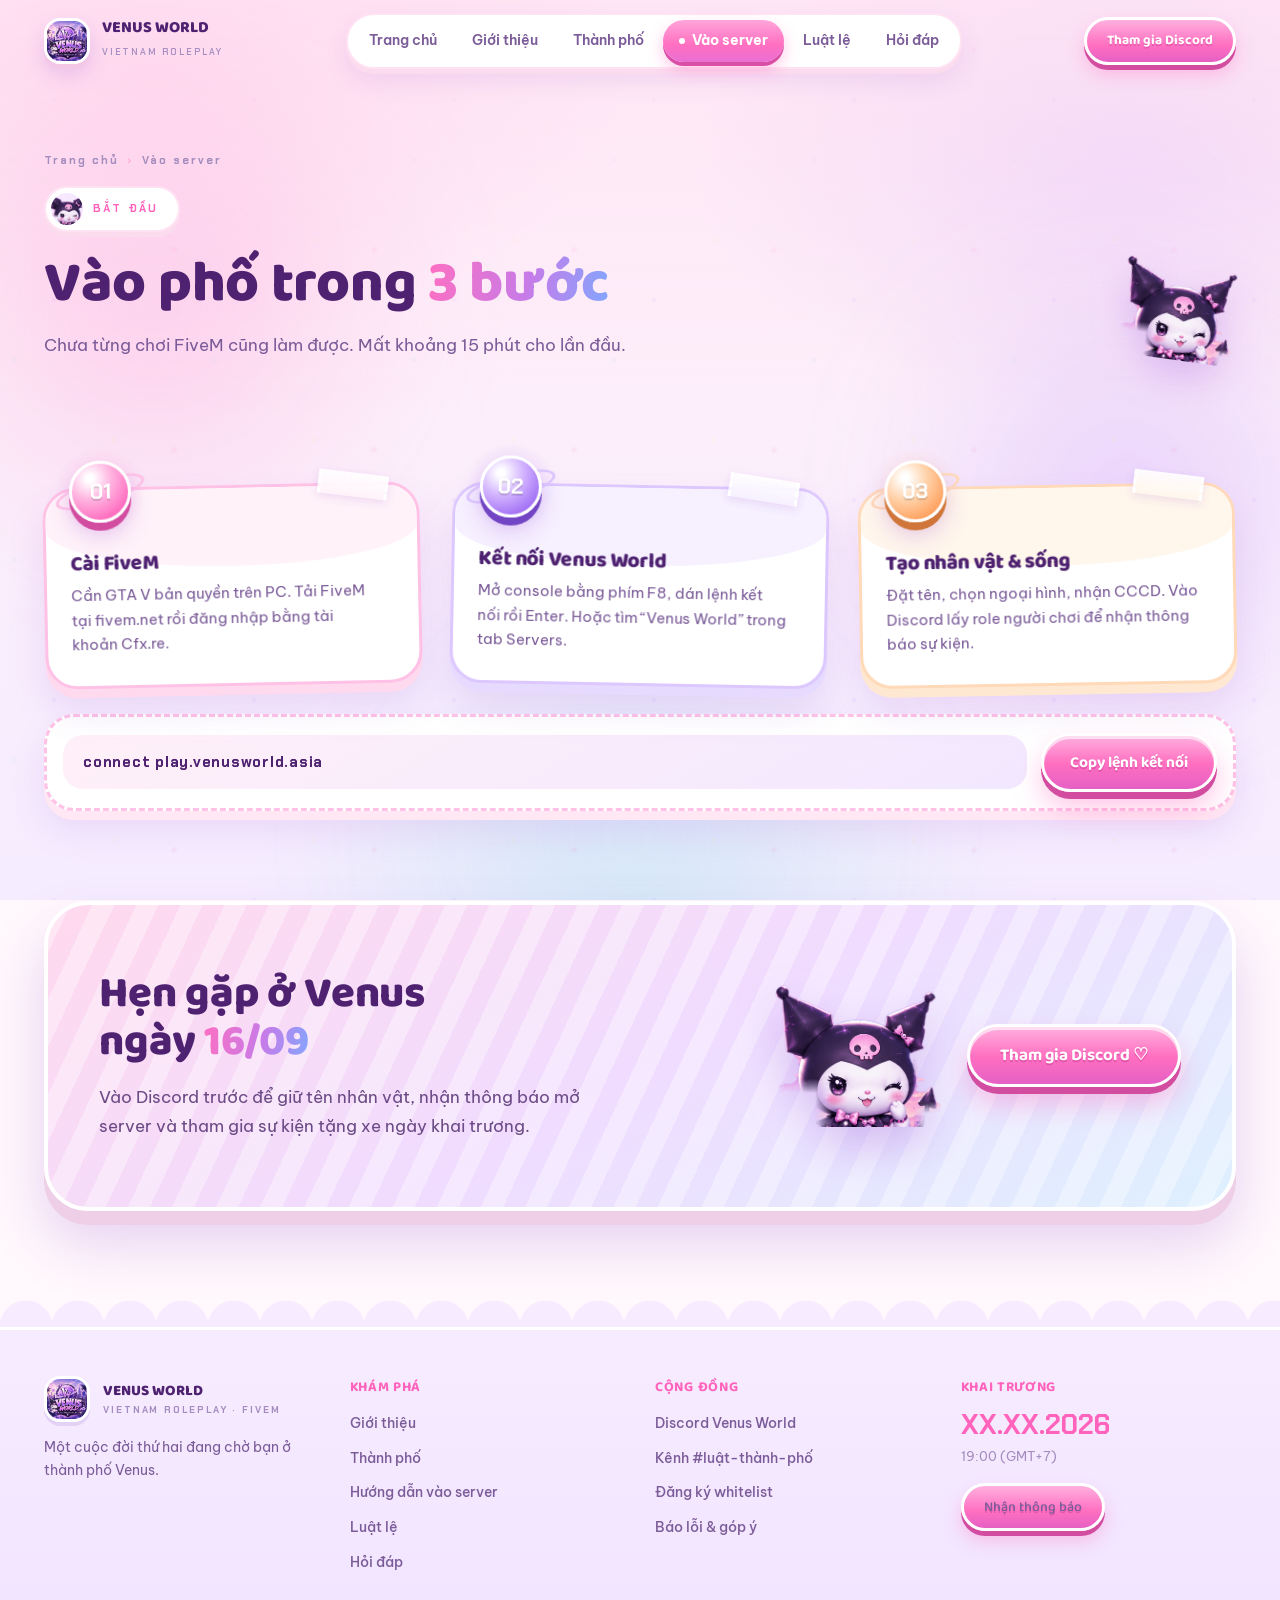
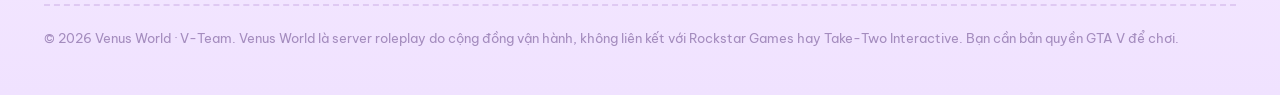
<file: vao-server.html>
<!DOCTYPE html>
<html lang="vi">
<head>
<meta charset="utf-8">
<meta name="viewport" content="width=device-width, initial-scale=1, viewport-fit=cover">
<title>Vào server — Venus World</title>
<meta name="description" content="Ba bước để vào thành phố Venus: cài FiveM, kết nối server và tạo nhân vật.">
<meta name="theme-color" content="#FFF1F8">
<link rel="canonical" href="https://venusworld.asia/vao-server.html">
<meta property="og:type" content="website">
<meta property="og:site_name" content="Venus World">
<meta property="og:locale" content="vi_VN">
<meta property="og:url" content="https://venusworld.asia/vao-server.html">
<meta property="og:title" content="Vào server — Venus World">
<meta property="og:description" content="Ba bước để vào thành phố Venus: cài FiveM, kết nối server và tạo nhân vật.">
<meta property="og:image" content="https://venusworld.asia/assets/og-logo.png">
<meta property="og:image:width" content="256">
<meta property="og:image:height" content="256">
<meta property="og:image:alt" content="Logo Venus World">
<meta name="twitter:card" content="summary">
<meta name="twitter:title" content="Vào server — Venus World">
<meta name="twitter:description" content="Ba bước để vào thành phố Venus: cài FiveM, kết nối server và tạo nhân vật.">
<meta name="twitter:image" content="https://venusworld.asia/assets/og-logo.png">
<link rel="icon" href="favicon.ico" sizes="any">
<link rel="icon" type="image/png" sizes="32x32" href="assets/favicon-32.png">
<link rel="icon" type="image/png" sizes="192x192" href="assets/favicon-192.png">
<link rel="apple-touch-icon" href="assets/apple-touch-icon.png">
<link rel="preconnect" href="https://fonts.googleapis.com">
<link rel="preconnect" href="https://fonts.gstatic.com" crossorigin>
<link href="https://fonts.googleapis.com/css2?family=Baloo+2:wght@500;600;700;800&family=Be+Vietnam+Pro:wght@300;400;500;600;700;800&family=Chakra+Petch:wght@500;600;700&display=swap" rel="stylesheet">
<link rel="stylesheet" href="assets/css/venus.css">
</head>
<body>

<!-- ============ NỀN ============ -->
<div class="bg-fx">
  <div class="blob b1"></div><div class="blob b2"></div><div class="blob b3"></div>
  <div class="dots"></div>
</div>
<div class="fall" id="fall"></div>

<!-- ============ HEADER ============ -->
<header id="hdr">
  <div class="hd">
    <a class="brand" href="index.html">
      <img src="assets/logo.webp" alt="Venus World">
      <span><b>VENUS WORLD</b><small>VIETNAM ROLEPLAY</small></span>
    </a>
    <nav class="pills" id="pills">
      <a href="index.html" data-nav><i class="dot"></i>Trang chủ</a>
      <a href="gioi-thieu.html" data-nav><i class="dot"></i>Giới thiệu</a>
      <a href="thanh-pho.html" data-nav><i class="dot"></i>Thành phố</a>
      <a href="vao-server.html" data-nav class="on"><i class="dot"></i>Vào server</a>
      <a href="luat.html" data-nav><i class="dot"></i>Luật lệ</a>
      <a href="hoi-dap.html" data-nav><i class="dot"></i>Hỏi đáp</a>
    </nav>
    <a class="btn btn-sm hd-cta" href="#" data-discord target="_blank" rel="noopener">Tham gia Discord</a>
    <button class="burger" id="burger" aria-label="Menu"><i></i><i></i><i></i></button>
  </div>
  <div id="bar"></div>
</header>

<div class="drawer" id="drawer">
  <a href="index.html">Trang chủ <span>01</span></a>
  <a href="gioi-thieu.html">Giới thiệu <span>02</span></a>
  <a href="thanh-pho.html">Thành phố <span>03</span></a>
  <a href="vao-server.html" class="on">Vào server <span>04</span></a>
  <a href="luat.html">Luật lệ <span>05</span></a>
  <a href="hoi-dap.html">Hỏi đáp <span>06</span></a>
  <a href="#" data-discord target="_blank" rel="noopener" style="justify-content:center;margin-top:12px;background:linear-gradient(180deg,#FFA5DA,#FF6FC0);color:#fff;border-color:#fff;box-shadow:0 5px 0 #D24C9F">Tham gia Discord ♡</a>
</div>

<main>

<section class="phead">
  <div class="shell">
    <div class="phead-in">
      <div style="max-width:620px">
        <div class="crumb"><a href="index.html">Trang chủ</a><i>›</i><span>Vào server</span></div>
        <div class="badge"><img src="assets/mascot.png" alt=""><span>BẮT ĐẦU</span></div>
        <h1>Vào phố trong <span class="grad">3 bước</span></h1>
      <p class="lead">Chưa từng chơi FiveM cũng làm được. Mất khoảng 15 phút cho lần đầu.</p>
      </div>
    <img class="phead-mascot" src="assets/mascot.png" alt="">
    </div>
  </div>
</section>

<section class="sec" style="padding-top:0">
  <div class="shell">
    <div class="grid g3" style="margin-top:clamp(26px,3.4vw,44px)">
      <div class="reveal">
        <div class="card" style="--rot:-1.2deg;--cc:#FFC2E6;--cs:#FFD9EE;--cw:#FFF2F9;--cg:rgba(255,143,209,.32);--cb1:#FFB0DF;--cb2:#FF6FC0;--cb3:#D24C9F" data-rot="-1.2" data-tilt>
          <div class="tape"></div>
          <div class="orb"><span class="glow"></span><span class="ring"></span><span class="ball">01</span></div>
          <h3>Cài FiveM</h3>
          <p>Cần GTA V bản quyền trên PC. Tải FiveM tại fivem.net rồi đăng nhập bằng tài khoản Cfx.re.</p>
        </div>
      </div>
      <div class="reveal">
        <div class="card" style="--rot:1.1deg;--cc:#DCC7FF;--cs:#E7DAFF;--cw:#F6F0FF;--cg:rgba(185,139,255,.32);--cb1:#D3B4FF;--cb2:#A574F5;--cb3:#7245C4" data-rot="1.1" data-tilt>
          <div class="tape"></div>
          <div class="orb"><span class="glow"></span><span class="ring"></span><span class="ball">02</span></div>
          <h3>Kết nối Venus World</h3>
          <p>Mở console bằng phím F8, dán lệnh kết nối rồi Enter. Hoặc tìm “Venus World” trong tab Servers.</p>
        </div>
      </div>
      <div class="reveal">
        <div class="card" style="--rot:-1deg;--cc:#FFD9B8;--cs:#FFE8D2;--cw:#FFF6EC;--cg:rgba(255,190,130,.3);--cb1:#FFD1A8;--cb2:#FFA463;--cb3:#D0763A" data-rot="-1" data-tilt>
          <div class="tape"></div>
          <div class="orb"><span class="glow"></span><span class="ring"></span><span class="ball">03</span></div>
          <h3>Tạo nhân vật &amp; sống</h3>
          <p>Đặt tên, chọn ngoại hình, nhận CCCD. Vào Discord lấy role người chơi để nhận thông báo sự kiện.</p>
        </div>
      </div>
    </div>

    <div class="connect reveal" style="margin-top:28px">
      <code id="ipText" data-ip>connect play.venusworld.asia</code>
      <button class="btn btn-p" id="copyIp" data-copy-ip style="padding:14px 26px;font-size:15.5px">Copy lệnh kết nối</button>
    </div>
  </div>
</section>

<!-- ============ CTA ============ -->
<section class="sec" style="padding-top:0">
  <div class="shell">
    <div class="cta reveal">
      <div>
        <h2 class="h2" style="font-size:clamp(27px,3.4vw,44px)">Hẹn gặp ở Venus ngày <span class="grad">16/09</span></h2>
        <p class="lead" style="color:#6B4A85">Vào Discord trước để giữ tên nhân vật, nhận thông báo mở server và tham gia sự kiện tặng xe ngày khai trương.</p>
      </div>
      <div style="display:flex;flex-wrap:wrap;gap:clamp(16px,2vw,28px);align-items:center;justify-content:flex-end">
        <img class="cta-mascot" src="assets/mascot.png" alt="">
        <a class="btn btn-p" href="#" data-discord target="_blank" rel="noopener">Tham gia Discord ♡</a>
      </div>
    </div>
  </div>
</section>

</main>

<div style="height:26px;background-image:radial-gradient(circle at 26px 26px,#F7ECFF 26px,transparent 27px);background-size:52px 26px;background-repeat:repeat-x;position:relative;z-index:2"></div>

<!-- ============ FOOTER ============ -->
<footer>
  <div class="ft">
    <div>
      <div style="display:flex;align-items:center;gap:13px;margin-bottom:14px">
        <img src="assets/logo.webp" alt="" style="width:46px;height:46px;border-radius:16px;border:3px solid #fff;box-shadow:0 4px 0 #E4D2F5">
        <div>
          <div style="font-family:'Baloo 2',sans-serif;font-weight:800;font-size:15px">VENUS WORLD</div>
          <div class="mono" style="font-size:9.5px;font-weight:700;letter-spacing:.2em;color:var(--ink-3)">VIETNAM ROLEPLAY · FIVEM</div>
        </div>
      </div>
      <p style="margin:0;font-size:13.5px;line-height:1.7;color:var(--ink-2);max-width:34ch">Một cuộc đời thứ hai đang chờ bạn ở thành phố Venus.</p>
    </div>
    <div>
      <h4>KHÁM PHÁ</h4>
      <ul>
        <li><a href="gioi-thieu.html">Giới thiệu</a></li>
        <li><a href="thanh-pho.html">Thành phố</a></li>
        <li><a href="vao-server.html">Hướng dẫn vào server</a></li>
        <li><a href="luat.html">Luật lệ</a></li>
        <li><a href="hoi-dap.html">Hỏi đáp</a></li>
      </ul>
    </div>
    <div>
      <h4>CỘNG ĐỒNG</h4>
      <ul>
        <li><a href="#" data-discord target="_blank" rel="noopener">Discord Venus World</a></li>
        <li><a href="#" data-discord target="_blank" rel="noopener">Kênh #luật-thành-phố</a></li>
        <li><a href="#" data-discord target="_blank" rel="noopener">Đăng ký whitelist</a></li>
        <li><a href="#" data-discord target="_blank" rel="noopener">Báo lỗi &amp; góp ý</a></li>
      </ul>
    </div>
    <div>
      <h4>KHAI TRƯƠNG</h4>
      <div class="mono" style="font-size:27px;font-weight:700;color:var(--gum-d);line-height:1.1">XX.XX.2026</div>
      <div style="font-size:13px;color:var(--ink-3);margin-top:6px">19:00 (GMT+7)</div>
      <a class="btn btn-sm" href="#" data-discord target="_blank" rel="noopener" style="margin-top:16px">Nhận thông báo</a>
    </div>
    <div class="ft-note">© 2026 Venus World · V-Team. Venus World là server roleplay do cộng đồng vận hành, không liên kết với Rockstar Games hay Take-Two Interactive. Bạn cần bản quyền GTA V để chơi.</div>
  </div>
</footer>

<!-- ============ WIDGET NỔI ============ -->
<div class="fab">
  <a class="fab-mascot" id="fabMascot" href="#" data-discord target="_blank" rel="noopener" aria-label="Tham gia Discord">
    <span class="fab-bubble">Vào Discord với tớ nhé!</span>
    <img src="assets/mascot.png" alt="">
  </a>
  <button class="totop" id="toTop" aria-label="Lên đầu trang">↑</button>
</div>

<div id="toast"></div>

<div id="toast"></div>

<script src="assets/js/config.js"></script>

<script src="assets/js/venus.js"></script>

</body>
</html>
</file>
<file: assets/css/venus.css>
/* ============================================================
   VENUS WORLD — CANDY PASTEL
   Kem sữa · kẹo bông · viền sticker · nút gummy
   ============================================================ */
:root{
  /* nền */
  --milk:#FFF8FC;    --cream:#FFEFF8;   --sugar:#FDE7FF;   --lav:#F0E6FF;
  /* kẹo */
  --gum:#FF8FD1;     --gum-d:#FF63BB;   --straw:#FFB3DE;
  --grape:#B98BFF;   --grape-d:#9B63F0; --lilac:#DCC7FF;
  --mint:#9BE9D6;    --sky:#A9D9FF;     --butter:#FFE39A;  --peach:#FFC2AE;
  /* mực */
  --ink:#4E2270;     --ink-2:#7B5C99;   --ink-3:#A48CBE;
  --line:#EBD8F5;
  --ease:cubic-bezier(.2,.75,.2,1);
  --bounce:cubic-bezier(.34,1.56,.64,1);
  --shell:min(1240px,100%);
}
*{box-sizing:border-box}
html{scroll-behavior:smooth;-webkit-text-size-adjust:100%;background:var(--milk)}
body{
  margin:0;color:var(--ink);background:var(--milk);
  font-family:'Be Vietnam Pro',system-ui,sans-serif;font-size:16px;line-height:1.6;
  -webkit-font-smoothing:antialiased;overflow-x:hidden;
}
body.is-locked{overflow:hidden}
img{max-width:100%;display:block}
a{color:var(--grape-d);text-decoration:none;transition:color .25s var(--ease)}
a:hover{color:var(--gum-d)}
button{font-family:inherit}
::selection{background:var(--gum);color:#fff}
h1,h2,h3,.d{font-family:'Baloo 2','Be Vietnam Pro',sans-serif;font-weight:800;line-height:1.1;letter-spacing:-.005em;margin:0;color:var(--ink)}
.mono{font-family:'Chakra Petch',monospace}
::-webkit-scrollbar{width:12px}
::-webkit-scrollbar-track{background:var(--cream)}
::-webkit-scrollbar-thumb{background:linear-gradient(180deg,var(--gum),var(--grape));border-radius:99px;border:3px solid var(--cream)}

/* ============ NỀN KẸO ============ */
.bg-fx{position:fixed;inset:0;z-index:0;pointer-events:none;overflow:hidden;
  background:
    radial-gradient(60% 50% at 12% 8%,rgba(255,143,209,.22),transparent 62%),
    radial-gradient(55% 45% at 88% 18%,rgba(185,139,255,.22),transparent 62%),
    radial-gradient(50% 40% at 50% 100%,rgba(155,233,214,.2),transparent 62%),
    linear-gradient(180deg,#FFF8FC,#FDEFFA 40%,#F5ECFF 100%)}
.blob{position:absolute;border-radius:50%;filter:blur(70px);opacity:.55;will-change:transform}
.b1{width:44vw;height:44vw;left:-10vw;top:2vh;background:radial-gradient(circle,rgba(255,143,209,.7),transparent 66%);animation:drift1 24s ease-in-out infinite}
.b2{width:40vw;height:40vw;right:-8vw;top:26vh;background:radial-gradient(circle,rgba(185,139,255,.62),transparent 66%);animation:drift2 30s ease-in-out infinite}
.b3{width:46vw;height:46vw;left:26vw;bottom:-18vw;background:radial-gradient(circle,rgba(169,217,255,.55),transparent 66%);animation:drift1 36s ease-in-out infinite reverse}
@keyframes drift1{0%,100%{transform:translate3d(0,0,0) scale(1)}50%{transform:translate3d(5vw,4vh,0) scale(1.12)}}
@keyframes drift2{0%,100%{transform:translate3d(0,0,0) scale(1.05)}50%{transform:translate3d(-6vw,6vh,0) scale(.92)}}
.dots{position:absolute;inset:-20%;opacity:.5;
  background-image:radial-gradient(4px 4px at 30px 30px,rgba(255,143,209,.32),transparent),
    radial-gradient(3px 3px at 110px 80px,rgba(185,139,255,.28),transparent),
    radial-gradient(3.5px 3.5px at 70px 140px,rgba(169,217,255,.3),transparent),
    radial-gradient(3px 3px at 170px 20px,rgba(255,227,154,.34),transparent);
  background-size:200px 200px;animation:drift 90s linear infinite}
@keyframes drift{to{transform:translate3d(-200px,-200px,0)}}

/* sprinkles rơi */
.fall{position:fixed;inset:0;z-index:1;pointer-events:none;overflow:hidden}
.sprk{position:absolute;top:-8%;border-radius:99px;opacity:.85;animation:fall linear infinite}
@keyframes fall{0%{transform:translate3d(0,-10vh,0) rotate(0)}100%{transform:translate3d(var(--dx,40px),112vh,0) rotate(760deg)}}

/* ============ SPLASH ============ */
#splash{position:fixed;inset:0;z-index:400;display:flex;align-items:center;justify-content:center;
  background:linear-gradient(170deg,#FFF8FC,#FFE7F5 45%,#EFE2FF);transition:opacity .7s ease,visibility .7s}
#splash.gone{opacity:0;visibility:hidden;pointer-events:none}
#splash::before{content:"";position:absolute;inset:0;opacity:.55;
  background-image:radial-gradient(5px 5px at 40px 40px,rgba(255,143,209,.4),transparent),
    radial-gradient(4px 4px at 130px 100px,rgba(185,139,255,.36),transparent),
    radial-gradient(4px 4px at 80px 160px,rgba(169,217,255,.4),transparent);
  background-size:210px 210px}
.sp-inner{position:relative;text-align:center;display:flex;flex-direction:column;align-items:center;gap:16px;padding:0 24px}
.sp-mascot{width:clamp(130px,17vw,186px);animation:spHop 1.4s var(--bounce) infinite;
  filter:drop-shadow(0 20px 26px rgba(255,111,187,.35))}
@keyframes spHop{0%,100%{transform:translateY(0) rotate(-4deg)}50%{transform:translateY(-20px) rotate(4deg)}}
.sp-word{font-family:'Baloo 2',sans-serif;font-weight:800;font-size:clamp(40px,7.6vw,78px);line-height:1;color:#fff;
  -webkit-text-stroke:0;text-shadow:
    0 3px 0 #FF8FD1,0 6px 0 #F074C0,0 9px 0 #C77BE8,0 12px 0 #A45FD6,0 16px 24px rgba(164,95,214,.4)}
.sp-sub{font-family:'Chakra Petch',monospace;font-size:11px;letter-spacing:.32em;color:var(--ink-2);font-weight:600}
.sp-track{width:min(340px,74vw);height:22px;border-radius:99px;background:#fff;
  border:3px solid #fff;box-shadow:0 5px 0 #F3C8E6,0 12px 24px rgba(164,95,214,.22);overflow:hidden;padding:0}
.sp-fill{height:100%;width:0;border-radius:99px;transition:width .35s var(--ease);
  background:repeating-linear-gradient(115deg,#FF8FD1 0 14px,#FFB3DE 14px 28px,#C7A0FF 28px 42px,#A9D9FF 42px 56px);
  background-size:200% 100%;animation:candyRoll 1.4s linear infinite}
@keyframes candyRoll{to{background-position:-112px 0}}
.sp-pct{font-family:'Chakra Petch',monospace;font-weight:700;font-size:15px;color:var(--gum-d);letter-spacing:.14em}

/* ============ HEADER ============ */
header{position:fixed;top:0;left:0;right:0;z-index:120;transition:transform .45s var(--ease),background .35s,box-shadow .35s}
header.solid{background:rgba(255,248,252,.86);backdrop-filter:blur(16px);-webkit-backdrop-filter:blur(16px);
  box-shadow:0 6px 26px rgba(164,95,214,.14);border-bottom:2px solid #fff}
header.hide{transform:translate3d(0,-108%,0)}
.hd{width:var(--shell);margin:0 auto;padding:13px 24px;display:flex;align-items:center;gap:18px}
.brand{display:flex;align-items:center;gap:12px;flex:0 0 auto}
.brand img{width:46px;height:46px;border-radius:16px;object-fit:cover;border:3px solid #fff;
  box-shadow:0 5px 0 #F3C8E6,0 10px 20px rgba(164,95,214,.24);transition:transform .4s var(--bounce)}
.brand:hover img{transform:rotate(-9deg) scale(1.07)}
.brand b{display:block;font-family:'Baloo 2',sans-serif;font-size:16px;font-weight:800;color:var(--ink);line-height:1.1}
.brand small{font-family:'Chakra Petch',monospace;font-size:9px;letter-spacing:.24em;color:var(--ink-3);font-weight:600}
nav.pills{display:flex;align-items:center;gap:3px;margin:0 auto;padding:5px;border-radius:99px;
  background:#fff;border:2.5px solid #FFE3F3;box-shadow:0 5px 0 #FBDCEF,0 12px 24px rgba(164,95,214,.14)}
nav.pills a{position:relative;display:flex;align-items:center;gap:7px;padding:10px 16px;border-radius:99px;
  font-size:13.5px;font-weight:600;color:var(--ink-2);white-space:nowrap;transition:color .25s,background .25s,transform .25s}
nav.pills a .dot{width:6px;height:6px;border-radius:50%;background:#fff;opacity:0;width:0;margin-left:-7px;transition:all .3s var(--ease)}
nav.pills a:hover{color:var(--gum-d);background:#FFF0F8}
nav.pills a.on{color:#fff;font-weight:700;background:linear-gradient(180deg,#FFA5DA,#FF6FC0 60%,#E96FD4);
  box-shadow:0 4px 0 #D94FA5,0 8px 16px rgba(255,111,192,.4)}
nav.pills a.on .dot{opacity:1;width:6px;margin-left:0}
.burger{display:none;flex:0 0 auto;width:48px;height:48px;border-radius:16px;cursor:pointer;
  border:2.5px solid #fff;background:#fff;box-shadow:0 4px 0 #F3C8E6;position:relative}
.burger i{position:absolute;left:13px;right:13px;height:3px;border-radius:9px;background:var(--gum-d);transition:.3s var(--ease)}
.burger i:nth-child(1){top:15px}.burger i:nth-child(2){top:21.5px}.burger i:nth-child(3){top:28px}
.burger.x i:nth-child(1){top:21.5px;transform:rotate(45deg)}
.burger.x i:nth-child(2){opacity:0}
.burger.x i:nth-child(3){top:21.5px;transform:rotate(-45deg)}
#bar{position:absolute;left:0;bottom:-2px;height:4px;width:0;border-radius:0 99px 99px 0;
  background:repeating-linear-gradient(115deg,#FF8FD1 0 10px,#C7A0FF 10px 20px,#A9D9FF 20px 30px)}

.drawer{position:fixed;inset:0;z-index:115;background:linear-gradient(170deg,#FFF8FC,#F5E9FF);
  display:flex;flex-direction:column;justify-content:center;gap:9px;padding:92px 22px 36px;
  opacity:0;visibility:hidden;transition:opacity .35s ease,visibility .35s;overflow:auto}
.drawer.open{opacity:1;visibility:visible}
.drawer a{display:flex;align-items:center;gap:14px;padding:16px 20px;border-radius:22px;
  font-family:'Baloo 2',sans-serif;font-size:20px;font-weight:700;color:var(--ink);
  background:#fff;border:2.5px solid #FFE3F3;box-shadow:0 5px 0 #FBDCEF}
.drawer a.on{background:linear-gradient(180deg,#FFC2E6,#FFA5DA);border-color:#fff;color:#7A1C56}
.drawer a span{font-family:'Chakra Petch',monospace;font-size:12px;color:var(--ink-3);margin-left:auto}

/* ============ NÚT GUMMY ============ */
.btn{display:inline-flex;align-items:center;justify-content:center;gap:9px;cursor:pointer;
  font-weight:700;text-align:center;border:3px solid #fff;
  transition:transform .28s var(--bounce),box-shadow .28s var(--ease)}
.btn-p{padding:15px 30px;border-radius:99px;font-family:'Baloo 2',sans-serif;font-size:17px;color:#fff;
  background:linear-gradient(180deg,#FFB0DF,#FF6FC0 52%,#E560C4);
  box-shadow:0 7px 0 #D24C9F,0 16px 28px rgba(255,111,192,.4),inset 0 3px 0 rgba(255,255,255,.6);
  text-shadow:0 2px 0 rgba(190,50,140,.4)}
.btn-p:hover{transform:translateY(-3px);box-shadow:0 10px 0 #D24C9F,0 22px 38px rgba(255,111,192,.5),inset 0 3px 0 rgba(255,255,255,.6);color:#fff}
.btn-p:active{transform:translateY(4px);box-shadow:0 3px 0 #D24C9F,0 8px 16px rgba(255,111,192,.36),inset 0 3px 0 rgba(255,255,255,.6)}
.btn-v{padding:15px 30px;border-radius:99px;font-family:'Baloo 2',sans-serif;font-size:17px;color:#fff;
  background:linear-gradient(180deg,#D3B4FF,#A574F5 52%,#8B5AE0);
  box-shadow:0 7px 0 #7245C4,0 16px 28px rgba(165,116,245,.38),inset 0 3px 0 rgba(255,255,255,.55);
  text-shadow:0 2px 0 rgba(90,40,150,.35)}
.btn-v:hover{transform:translateY(-3px);box-shadow:0 10px 0 #7245C4,0 22px 38px rgba(165,116,245,.48),inset 0 3px 0 rgba(255,255,255,.55);color:#fff}
.btn-v:active{transform:translateY(4px);box-shadow:0 3px 0 #7245C4,0 8px 16px rgba(165,116,245,.34),inset 0 3px 0 rgba(255,255,255,.55)}
.btn-w{padding:14px 26px;border-radius:99px;font-family:'Chakra Petch',monospace;font-size:14px;font-weight:700;
  letter-spacing:.05em;color:var(--ink);background:#fff;border-color:#FFE3F3;
  box-shadow:0 6px 0 #F3C8E6,0 12px 22px rgba(164,95,214,.16)}
.btn-w:hover{transform:translateY(-3px);color:var(--gum-d);box-shadow:0 9px 0 #F3C8E6,0 18px 30px rgba(164,95,214,.22)}
.btn-w:active{transform:translateY(3px);box-shadow:0 3px 0 #F3C8E6}
.btn-sm{padding:10px 20px;border-radius:99px;font-size:13.5px;font-family:'Baloo 2',sans-serif;color:#fff;
  background:linear-gradient(180deg,#FFB0DF,#FF6FC0 60%,#E560C4);box-shadow:0 5px 0 #D24C9F,0 10px 18px rgba(255,111,192,.35);
  text-shadow:0 1.5px 0 rgba(190,50,140,.35)}
.btn-sm:hover{transform:translateY(-2px);color:#fff;box-shadow:0 7px 0 #D24C9F,0 14px 24px rgba(255,111,192,.45)}

/* ============ LAYOUT ============ */
main{position:relative;z-index:2}
.shell{width:var(--shell);margin:0 auto;padding-left:24px;padding-right:24px}
.sec{padding:clamp(56px,7vw,104px) 0;position:relative}
.badge{display:inline-flex;align-items:center;gap:10px;padding:5px 20px 5px 5px;border-radius:99px;
  background:#fff;border:2.5px solid #FFE3F3;box-shadow:0 5px 0 #FBDCEF;margin-bottom:20px}
.badge img{width:32px;height:32px;border-radius:50%;object-fit:cover;object-position:50% 20%;background:#F6E9FF}
.badge span{font-family:'Chakra Petch',monospace;font-size:11px;font-weight:700;letter-spacing:.22em;color:var(--gum-d)}
.h2{font-size:clamp(30px,4.1vw,54px);text-wrap:balance}
.grad{background:linear-gradient(100deg,#FF6FC0,#C77BE8 55%,#7FA8FF);-webkit-background-clip:text;background-clip:text;color:transparent}
.lead{margin:16px 0 0;font-size:16.5px;line-height:1.75;color:var(--ink-2);max-width:56ch;text-wrap:pretty}
.reveal{opacity:0;transform:translateY(30px);transition:opacity .7s ease,transform .8s var(--ease)}
.reveal.in{opacity:1;transform:none}

/* dải sọc kẹo */
.stripe{height:16px;background:repeating-linear-gradient(115deg,#FF8FD1 0 18px,#FFC2E6 18px 36px,#C7A0FF 36px 54px,#A9D9FF 54px 72px);
  border-top:3px solid #fff;border-bottom:3px solid #fff}

/* sóng ngăn section */
.wave{display:block;width:100%;height:clamp(38px,5vw,68px)}

/* ============ HERO ============ */
#home{position:relative;padding-top:104px}
.hero-frame{position:relative;padding:14px;border-radius:44px;background:#fff;border:4px solid #fff;
  box-shadow:0 12px 0 #F6CFE9,0 34px 60px rgba(164,95,214,.28)}
.hero-art{position:relative;border-radius:32px;overflow:hidden}
.hero-art>img{width:100%;height:auto;transform:scale(1.02);transition:transform 1.4s var(--ease)}
.hero-frame:hover .hero-art>img{transform:scale(1.06)}
.hero-shine{position:absolute;top:0;bottom:0;width:24%;left:-30%;z-index:2;pointer-events:none;
  background:linear-gradient(100deg,transparent,rgba(255,255,255,.5),transparent);transform:skewX(-16deg);
  animation:shine 6.5s ease-in-out infinite}
@keyframes shine{0%{left:-30%}55%,100%{left:126%}}
.hero-corner{position:absolute;width:clamp(54px,6vw,78px);z-index:4;pointer-events:none;filter:drop-shadow(0 8px 14px rgba(164,95,214,.35))}
.hc-l{left:-14px;top:-24px;transform:rotate(-14deg)}
.hc-r{right:-14px;top:-20px;transform:rotate(14deg) scaleX(-1)}
.hero-body{position:relative;z-index:3;text-align:center;display:flex;flex-direction:column;align-items:center;
  margin-top:clamp(28px,3.6vw,44px)}
.hero-h1{font-size:clamp(34px,5.6vw,72px);max-width:16ch;text-wrap:balance}
.hero-cta{display:flex;flex-wrap:wrap;gap:14px;justify-content:center;margin-top:26px}
.hero-stats{display:flex;flex-wrap:wrap;gap:12px;justify-content:center;margin-top:30px}
.stat{display:flex;align-items:center;gap:9px;padding:11px 20px;border-radius:99px;background:#fff;
  border:2.5px solid var(--sc,#FFE3F3);box-shadow:0 5px 0 var(--ss,#FBDCEF);transition:transform .3s var(--bounce)}
.stat:hover{transform:translateY(-4px) rotate(-1.5deg)}
.stat b{font-family:'Baloo 2',sans-serif;font-size:19px;color:var(--sb,#FF6FC0);line-height:1}
.stat span{font-size:12.5px;color:var(--ink-2);font-weight:500}

/* countdown macaron */
.cd{display:flex;gap:clamp(9px,1.4vw,16px);justify-content:center;margin-top:34px;flex-wrap:wrap}
.cd .u{position:relative;min-width:clamp(76px,10vw,106px);padding:15px 10px 12px;border-radius:26px;
  background:linear-gradient(178deg,#fff,var(--u1,#FFEAF6));border:3px solid #fff;
  box-shadow:0 8px 0 var(--u2,#F6C4E2),0 18px 30px rgba(164,95,214,.2);transition:transform .35s var(--bounce)}
.cd .u:hover{transform:translateY(-6px) rotate(-2deg)}
.cd .u::after{content:"";position:absolute;left:18%;right:18%;top:9px;height:6px;border-radius:99px;background:rgba(255,255,255,.8)}
.cd .n{font-family:'Baloo 2',sans-serif;font-size:clamp(28px,3.6vw,40px);font-weight:800;line-height:1;
  color:var(--u3,#E0559F);font-variant-numeric:tabular-nums}
.cd .l{font-family:'Chakra Petch',monospace;font-size:10px;font-weight:700;letter-spacing:.18em;color:var(--ink-3);margin-top:6px;text-transform:uppercase}

/* ============ MARQUEE ============ */
.mq{overflow:hidden;padding:14px 0;background:#fff;border-top:3px solid #FFE3F3;border-bottom:3px solid #FFE3F3;
  -webkit-mask-image:linear-gradient(90deg,transparent,#000 7%,#000 93%,transparent);
  mask-image:linear-gradient(90deg,transparent,#000 7%,#000 93%,transparent)}
.mq-in{display:flex;width:max-content;animation:tick 34s linear infinite}
.mq:hover .mq-in{animation-play-state:paused}
.mq-set{display:flex;gap:34px;padding-right:34px;align-items:center;white-space:nowrap;
  font-family:'Chakra Petch',monospace;font-size:13px;font-weight:700;letter-spacing:.16em;color:var(--ink-2)}
.mq-set b{color:var(--gum-d)}
.mq-set i{font-style:normal;font-size:16px;color:var(--grape)}
@keyframes tick{to{transform:translate3d(-50%,0,0)}}

/* ============ THẺ STICKER ============ */
.grid{display:grid;gap:clamp(20px,2.4vw,30px)}
.g4{grid-template-columns:repeat(auto-fit,minmax(248px,1fr))}
.g3{grid-template-columns:repeat(auto-fit,minmax(280px,1fr))}
.card{position:relative;margin-top:30px;padding:42px 24px 28px;border-radius:32px;background:#fff;
  border:3px solid var(--cc,#FFC2E6);box-shadow:0 9px 0 var(--cs,#FFD9EE),0 22px 36px rgba(164,95,214,.16);
  transform:rotate(var(--rot,0deg));transition:box-shadow .4s var(--ease),transform .4s var(--ease)}
.card::before{content:"";position:absolute;left:0;right:0;top:0;height:78px;border-radius:29px 29px 50% 50%;
  background:var(--cw,#FFF2F9);pointer-events:none}
.card>*{position:relative}
.card:hover{box-shadow:0 13px 0 var(--cs,#FFD9EE),0 30px 50px rgba(164,95,214,.22)}
.no-tilt .card:hover{transform:rotate(0deg) translateY(-8px)}
.card h3{font-size:21px;margin:20px 0 8px}
.card p{margin:0;font-size:14.5px;line-height:1.7;color:var(--ink-2);text-wrap:pretty}
.orb{position:absolute;top:-30px;left:24px;width:62px;height:62px}
.orb .ring{position:absolute;left:-15px;right:-15px;top:50%;height:26px;margin-top:-13px;border-radius:50%;
  border:3px solid var(--cc,#FFC2E6);transform:rotate(-16deg)}
.orb .ball{position:absolute;inset:0;border-radius:50%;display:flex;align-items:center;justify-content:center;
  font-family:'Chakra Petch',monospace;font-size:21px;font-weight:700;color:#fff;border:3px solid #fff;
  background:radial-gradient(circle at 32% 26%,#fff 0 6%,var(--cb1,#FFB0DF) 40%,var(--cb2,#FF6FC0) 76%);
  box-shadow:0 8px 0 var(--cb3,#D24C9F),0 14px 22px rgba(164,95,214,.28);text-shadow:0 2px 0 rgba(0,0,0,.14)}
.orb .glow{position:absolute;inset:-14px;border-radius:50%;background:radial-gradient(circle,var(--cg,rgba(255,143,209,.32)),transparent 70%)}
.tape{position:absolute;top:-13px;right:28px;width:70px;height:24px;transform:rotate(8deg);z-index:2;
  background:linear-gradient(180deg,rgba(255,255,255,.9),var(--cw,#FFE7F4));
  border-left:3px dashed #fff;border-right:3px dashed #fff;box-shadow:0 3px 8px rgba(164,95,214,.16)}

/* ============ TABS ============ */
.tabbar{display:flex;flex-wrap:wrap;gap:10px}
.tab{padding:12px 22px;border-radius:99px;cursor:pointer;font-size:14px;font-weight:700;color:var(--ink-2);
  background:#fff;border:2.5px solid #FFE3F3;box-shadow:0 5px 0 #FBDCEF;transition:all .28s var(--bounce)}
.tab:hover{color:var(--gum-d);transform:translateY(-3px)}
.tab.on{color:#fff;border-color:#fff;background:linear-gradient(180deg,#FFA5DA,#FF6FC0 60%,#E560C4);
  box-shadow:0 6px 0 #D24C9F,0 12px 20px rgba(255,111,192,.35);transform:translateY(-3px);text-shadow:0 1.5px 0 rgba(190,50,140,.35)}
.panel{display:grid;grid-template-columns:repeat(auto-fit,minmax(300px,1fr));gap:clamp(28px,3.6vw,56px);align-items:center}
.panel h3{font-size:clamp(23px,2.8vw,34px)}
.chips{display:flex;flex-wrap:wrap;gap:10px;margin-top:24px}
.chip{padding:10px 18px;border-radius:99px;font-size:13.5px;font-weight:600;color:var(--ink);background:#fff;
  border:2.5px solid var(--pc,#FFC2E6);box-shadow:0 5px 0 var(--ps,#FFD9EE);transition:transform .3s var(--bounce),box-shadow .3s}
.chip:hover{transform:translateY(-5px) rotate(-2deg);box-shadow:0 8px 0 var(--ps,#FFD9EE)}
.polaroid{position:relative;padding:15px 15px 0;border-radius:28px;background:#fff;border:3px solid #fff;
  transform:rotate(var(--rot,0deg));
  box-shadow:0 12px 0 #E3CDF7,0 26px 46px rgba(164,95,214,.26);
  transition:box-shadow .5s var(--ease),transform .5s var(--ease)}
.no-tilt .polaroid:hover{transform:rotate(0deg) translateY(-8px)}
.shot{aspect-ratio:4/3;border-radius:20px;overflow:hidden;position:relative;display:flex;align-items:center;justify-content:center;
  background:linear-gradient(150deg,#FFE7F5,#EFE0FF 55%,#DFF3FF)}
.shot::before{content:"";position:absolute;inset:0;opacity:.7;
  background:repeating-linear-gradient(115deg,rgba(255,143,209,.24) 0 13px,rgba(185,139,255,.12) 13px 26px)}
.shot em{position:relative;z-index:2;font-style:normal;font-family:'Chakra Petch',monospace;font-size:11px;font-weight:700;
  letter-spacing:.18em;color:var(--ink-2);text-align:center;padding:8px 14px;background:rgba(255,255,255,.8);border-radius:99px}
.pol-cap{display:flex;align-items:center;justify-content:space-between;gap:12px;padding:14px 8px 16px;
  font-family:'Chakra Petch',monospace;font-size:10.5px;font-weight:700;letter-spacing:.12em;text-transform:uppercase;color:var(--ink-3)}

/* ============ MOSAIC ============ */
.mosaic{display:grid;grid-template-columns:repeat(4,1fr);grid-auto-rows:clamp(110px,12vw,178px);gap:16px}
.tile{position:relative;border-radius:30px;overflow:hidden;border:3px solid #fff;display:flex;align-items:flex-end;padding:16px;
  background:linear-gradient(160deg,var(--t1,#FFD9EE),var(--t2,#E7D6FF));
  box-shadow:0 9px 0 var(--t3,#F0D3EA),0 20px 34px rgba(164,95,214,.18);
  transition:transform .42s var(--bounce),box-shadow .42s var(--ease)}
.tile::before{content:"";position:absolute;inset:0;opacity:.55;
  background:repeating-linear-gradient(115deg,rgba(255,255,255,.6) 0 12px,transparent 12px 24px)}
.tile::after{content:"";position:absolute;width:120%;height:120%;left:-10%;top:-45%;
  background:radial-gradient(circle,rgba(255,255,255,.75),transparent 60%);transition:transform .6s}
.tile:hover{transform:translateY(-6px) rotate(-1deg);box-shadow:0 13px 0 var(--t3,#F0D3EA),0 28px 46px rgba(164,95,214,.24)}
.tile:hover::after{transform:translateY(30%)}
.tile b{position:relative;z-index:2;font-family:'Chakra Petch',monospace;font-size:11px;font-weight:700;
  letter-spacing:.12em;text-transform:uppercase;color:var(--ink);background:#fff;
  padding:8px 14px;border-radius:99px;box-shadow:0 3px 0 rgba(164,95,214,.16)}
.t-a{grid-column:span 2;grid-row:span 2}.t-b{grid-column:span 2}

/* ============ CONNECT ============ */
.connect{display:flex;flex-wrap:wrap;align-items:center;gap:14px;padding:16px;border-radius:30px;
  background:#fff;border:3px dashed #FFC2E6;box-shadow:0 9px 0 #FFE7F4,0 20px 34px rgba(164,95,214,.14)}
.connect code{flex:1 1 240px;font-family:'Chakra Petch',monospace;font-size:15px;font-weight:700;
  letter-spacing:.05em;color:var(--ink);padding:15px 20px;border-radius:20px;
  background:linear-gradient(150deg,#FFF0F8,#F2E8FF);white-space:nowrap;overflow:auto}

/* ============ ACCORDION ============ */
.rules{display:flex;flex-direction:column;gap:13px}
.rule{border-radius:26px;background:#fff;border:3px solid #FFE3F3;box-shadow:0 7px 0 #FBDCEF;
  overflow:hidden;transition:border-color .3s,box-shadow .3s,transform .3s var(--ease)}
.rule.open{border-color:#FFC2E6;box-shadow:0 9px 0 #FFD9EE,0 20px 32px rgba(164,95,214,.16)}
.rule-h{display:flex;align-items:center;gap:15px;width:100%;padding:17px 20px;cursor:pointer;
  background:none;border:0;text-align:left;color:inherit}
.rule-n{flex:0 0 auto;width:42px;height:42px;border-radius:50%;display:flex;align-items:center;justify-content:center;
  font-family:'Chakra Petch',monospace;font-size:13.5px;font-weight:700;color:#fff;border:3px solid #fff;
  background:radial-gradient(circle at 32% 26%,#fff 0 6%,#FFB0DF 40%,#FF6FC0 78%);
  box-shadow:0 5px 0 #D24C9F;text-shadow:0 1.5px 0 rgba(0,0,0,.14)}
.rule-t{flex:1;font-family:'Baloo 2',sans-serif;font-size:17.5px;font-weight:700;color:var(--ink)}
.rule-x{flex:0 0 auto;width:28px;height:28px;border-radius:50%;background:#FFF0F8;position:relative;transition:transform .35s var(--bounce)}
.rule-x::before,.rule-x::after{content:"";position:absolute;left:50%;top:50%;background:var(--gum-d);border-radius:9px;transform:translate(-50%,-50%)}
.rule-x::before{width:13px;height:3px}
.rule-x::after{width:3px;height:13px;transition:opacity .3s}
.rule.open .rule-x{transform:rotate(180deg)}
.rule.open .rule-x::after{opacity:0}
.rule-b{max-height:0;overflow:hidden;transition:max-height .45s var(--ease)}
.rule-b p{margin:0;padding:0 22px 20px 77px;font-size:14.5px;line-height:1.75;color:var(--ink-2);text-wrap:pretty}

/* ============ CTA ============ */
.cta{position:relative;overflow:hidden;border-radius:44px;padding:clamp(38px,5.2vw,68px) clamp(26px,4vw,58px);
  background:linear-gradient(150deg,#FFD9EE,#F0DCFF 52%,#DDF0FF);border:4px solid #fff;
  box-shadow:0 14px 0 #EFCFE8,0 32px 54px rgba(164,95,214,.26);
  display:grid;grid-template-columns:repeat(auto-fit,minmax(270px,1fr));gap:34px;align-items:center}
.cta::before{content:"";position:absolute;inset:0;opacity:.5;pointer-events:none;
  background:repeating-linear-gradient(115deg,rgba(255,255,255,.7) 0 20px,transparent 20px 40px)}
.cta>*{position:relative}
.cta-mascot{width:clamp(112px,13vw,172px);animation:float 6s ease-in-out infinite;
  filter:drop-shadow(0 18px 22px rgba(164,95,214,.35))}
@keyframes float{0%,100%{transform:translateY(0) rotate(-3deg)}50%{transform:translateY(-15px) rotate(3deg)}}

/* ============ FOOTER ============ */
footer{position:relative;z-index:2;background:linear-gradient(180deg,#F7ECFF,#F0E2FF);border-top:3px solid #fff}
.ft{width:var(--shell);margin:0 auto;padding:46px 24px;display:grid;
  grid-template-columns:repeat(auto-fit,minmax(230px,1fr));gap:30px;align-items:start}
.ft h4{font-family:'Baloo 2',sans-serif;font-size:14px;letter-spacing:.05em;color:var(--gum-d);margin:0 0 12px}
.ft ul{list-style:none;margin:0;padding:0;display:flex;flex-direction:column;gap:9px}
.ft a{font-size:14px;color:var(--ink-2);font-weight:500}
.ft a:hover{color:var(--gum-d)}
.ft-note{grid-column:1/-1;padding-top:22px;border-top:2px dashed #DFC9F2;font-size:12.5px;line-height:1.65;color:var(--ink-3)}

/* ============ WIDGET NỔI ============ */
.fab{position:fixed;right:clamp(14px,2.2vw,26px);bottom:clamp(14px,2.2vw,26px);z-index:100;
  display:flex;flex-direction:column;align-items:center;gap:12px}
.fab-mascot{position:relative;width:clamp(80px,7.6vw,106px);opacity:0;transform:translateY(40px);
  transition:opacity .5s ease,transform .55s var(--bounce);filter:drop-shadow(0 14px 18px rgba(164,95,214,.4))}
.fab-mascot.show{opacity:1;transform:none}
.fab-mascot img{animation:float 5.5s ease-in-out infinite}
.fab-bubble{position:absolute;right:calc(100% + 10px);top:14px;padding:10px 16px;border-radius:20px 20px 5px 20px;
  font-family:'Baloo 2',sans-serif;font-size:13px;font-weight:700;color:var(--ink);white-space:nowrap;
  background:#fff;border:2.5px solid #FFE3F3;box-shadow:0 5px 0 #FBDCEF;
  opacity:0;transform:translateX(8px) scale(.9);transition:.35s var(--bounce);transform-origin:right center}
.fab-mascot:hover .fab-bubble{opacity:1;transform:none}
.totop{width:50px;height:50px;border-radius:50%;cursor:pointer;border:3px solid #fff;background:#fff;
  color:var(--gum-d);font-size:19px;display:flex;align-items:center;justify-content:center;
  box-shadow:0 5px 0 #F3C8E6,0 12px 20px rgba(164,95,214,.2);
  opacity:0;transform:translateY(20px);transition:.4s var(--ease)}
.totop.show{opacity:1;transform:none}
.totop:hover{transform:translateY(-3px)}

#toast{position:fixed;left:50%;bottom:32px;z-index:300;transform:translate(-50%,26px);opacity:0;
  padding:13px 26px;border-radius:99px;font-family:'Baloo 2',sans-serif;font-weight:700;font-size:15px;color:#fff;
  background:linear-gradient(180deg,#FFA5DA,#FF6FC0);border:3px solid #fff;
  box-shadow:0 7px 0 #D24C9F,0 16px 28px rgba(255,111,192,.4);
  transition:.4s var(--bounce);pointer-events:none;white-space:nowrap;text-shadow:0 1.5px 0 rgba(190,50,140,.35)}
#toast.show{opacity:1;transform:translate(-50%,0)}

.spark{position:fixed;z-index:350;pointer-events:none;width:12px;height:12px;
  background:radial-gradient(circle,#fff 0 26%,var(--sk,#FF8FD1) 42%,transparent 70%);
  animation:sparkOut .75s ease-out forwards}
@keyframes sparkOut{0%{transform:scale(1) rotate(0);opacity:1}100%{transform:scale(0) rotate(180deg);opacity:0}}
.heart{position:fixed;z-index:350;pointer-events:none;font-size:19px;animation:heartUp 1.5s ease-out forwards}
@keyframes heartUp{0%{transform:translate(0,0) scale(.4) rotate(0);opacity:1}
  100%{transform:translate(var(--hx,0),-165px) scale(1.3) rotate(var(--hr,40deg));opacity:0}}

/* ============ RESPONSIVE ============ */
@media (max-width:1024px){
  nav.pills{display:none}
  .burger{display:block;margin-left:auto}
  .hd-cta{display:none}
  .mosaic{grid-template-columns:repeat(2,1fr);grid-auto-rows:clamp(120px,26vw,170px)}
  .t-a{grid-column:span 2;grid-row:span 1}
}
@media (max-width:640px){
  .shell{padding-left:16px;padding-right:16px}
  #home{padding-top:86px}
  .hero-frame{padding:9px;border-radius:30px}
  .hero-art{border-radius:22px}
  .hero-corner{display:none}
  .card{padding:40px 20px 26px;border-radius:26px}
  .cta{border-radius:32px;padding:32px 20px}
  .connect code{font-size:13px}
  .rule-b p{padding-left:22px}
  .fab-mascot{width:68px}
  .cd .u{min-width:70px;padding:13px 8px 10px;border-radius:20px}
}
@media (prefers-reduced-motion:reduce){
  *{animation-duration:.01ms!important;animation-iteration-count:1!important;transition-duration:.01ms!important}
  html{scroll-behavior:auto}
}
/* ============================================================
   BỔ SUNG CHO BẢN NHIỀU TRANG (v4)
   Phần trên giữ nguyên bản gốc — mọi thứ mới nằm dưới đây.
   ============================================================ */

/* ---------- ĐẦU TRANG CON ---------- */
.phead{position:relative;padding:clamp(112px,12vw,152px) 0 clamp(30px,4vw,52px)}
.phead::before{content:"";position:absolute;left:0;right:0;top:0;height:100%;z-index:-1;
  background:linear-gradient(180deg,rgba(255,214,238,.55),rgba(255,248,252,0))}
.phead .crumb{display:flex;align-items:center;gap:8px;font-family:'Chakra Petch',monospace;
  font-size:11px;font-weight:700;letter-spacing:.18em;color:var(--ink-3);margin-bottom:16px}
.phead .crumb a{color:var(--ink-3)}
.phead .crumb a:hover{color:var(--gum-d)}
.phead .crumb i{font-style:normal;color:var(--straw)}
.phead h1{font-size:clamp(32px,4.6vw,58px);text-wrap:balance}
.phead .lead{margin-top:16px;max-width:56ch}
.phead-in{display:flex;flex-wrap:wrap;align-items:flex-end;justify-content:space-between;gap:26px}
.phead-mascot{width:clamp(84px,9vw,124px);transform:rotate(8deg);
  filter:drop-shadow(0 14px 18px rgba(164,95,214,.3));pointer-events:none}

/* ---------- THẺ ĐIỀU HƯỚNG SANG TRANG KHÁC ---------- */
.gocard{display:block;color:inherit}
.gocard:hover{color:inherit}
.gocard .card{margin-top:30px}
.gocard .go{display:inline-flex;align-items:center;gap:7px;margin-top:16px;
  font-family:'Chakra Petch',monospace;font-size:12px;font-weight:700;letter-spacing:.14em;color:var(--gum-d)}
.gocard .go::after{content:"→";transition:transform .3s var(--ease)}
.gocard:hover .go::after{transform:translateX(5px)}

/* ---------- TRANG LUẬT ---------- */
.luat-wrap{display:grid;grid-template-columns:280px minmax(0,1fr);gap:clamp(24px,3vw,44px);align-items:start}

.toc-box{position:sticky;top:96px;max-height:calc(100vh - 124px);overflow:auto;padding:18px;border-radius:28px;background:#fff;
  border:3px solid #EFE0FA;box-shadow:0 8px 0 #EDDFF8,0 20px 34px rgba(164,95,214,.12)}
.toc-h{font-family:'Chakra Petch',monospace;font-size:11px;font-weight:700;letter-spacing:.2em;
  color:var(--ink-3);padding:0 8px 12px}
.toc{display:flex;flex-direction:column;gap:5px}
.toc-i{display:flex;align-items:center;gap:10px;padding:11px 13px;border-radius:18px;
  font-size:14px;font-weight:600;color:var(--ink-2);border:2px solid transparent;transition:all .25s var(--ease)}
.toc-i:hover{background:#FFF3FA;color:var(--gum-d)}
.toc-i.on{background:linear-gradient(180deg,#FFF0F8,#FFE3F3);border-color:#FFC2E6;color:var(--ink);
  box-shadow:0 4px 0 #FBDCEF}
.toc-t{flex:1;text-wrap:pretty}
.toc-c{flex:0 0 auto;min-width:26px;height:24px;padding:0 8px;border-radius:99px;display:flex;
  align-items:center;justify-content:center;font-family:'Chakra Petch',monospace;font-size:11.5px;
  font-weight:700;color:var(--gum-d);background:#FFF0F8;border:2px solid #FFE3F3}
.toc-i.on .toc-c{background:#fff;border-color:#FFC2E6}

.luat-tools{display:flex;flex-wrap:wrap;align-items:center;gap:12px;margin-bottom:22px}
.luat-search{flex:1 1 240px;display:flex;align-items:center;gap:10px;padding:12px 16px;border-radius:99px;
  background:#fff;border:3px solid #FFE3F3;box-shadow:0 6px 0 #FBDCEF}
.luat-search input{flex:1;border:0;outline:0;background:none;font-family:inherit;font-size:14.5px;color:var(--ink)}
.luat-search input::placeholder{color:var(--ink-3)}
.luat-search .ic{flex:0 0 auto;font-size:15px;color:var(--straw)}
.luat-search button{flex:0 0 auto;width:24px;height:24px;border:0;border-radius:50%;cursor:pointer;
  background:#FFF0F8;color:var(--gum-d);font-size:14px;line-height:1;transition:background .25s}
.luat-search button:hover{background:#FFD9EE}
.luat-count{font-family:'Chakra Petch',monospace;font-size:11.5px;font-weight:700;
  letter-spacing:.14em;color:var(--ink-3)}

.chuong{margin-bottom:clamp(30px,4vw,52px);scroll-margin-top:96px}
#luatBody .rule-n{font-size:12.5px;letter-spacing:-.02em}
#luatBody .rule-t{font-size:16.5px;line-height:1.35;text-wrap:pretty}
.chuong-h{display:flex;align-items:flex-start;gap:16px;margin-bottom:18px}
.chuong-n{flex:0 0 auto;width:52px;height:52px;border-radius:20px;display:flex;align-items:center;
  justify-content:center;font-family:'Chakra Petch',monospace;font-size:15px;font-weight:700;color:#fff;
  border:3px solid #fff;background:linear-gradient(180deg,#C6A2FF,#A574F5);box-shadow:0 5px 0 #7245C4;
  text-shadow:0 1.5px 0 rgba(0,0,0,.14)}
.chuong-t{font-size:clamp(22px,2.6vw,30px)}
.chuong-m{margin:7px 0 0;font-size:14.5px;line-height:1.7;color:var(--ink-2);max-width:60ch;text-wrap:pretty}

.rule-ds{margin:0;padding:0 22px 4px 96px;list-style:none}
.rule-ds li{position:relative;font-size:14.5px;line-height:1.75;color:var(--ink-2);padding:2px 0}
.rule-ds li::before{content:"♡";position:absolute;left:-19px;color:var(--straw);font-size:12px}
.rule-ds+p{padding-top:8px}
.rule-phat{display:flex;flex-wrap:wrap;align-items:center;gap:10px;margin:0 22px 20px 77px;padding:11px 16px;
  border-radius:18px;background:#FFF6EC;border:2px solid #FFE2C6}
.rule-phat b{font-family:'Chakra Petch',monospace;font-size:10.5px;font-weight:700;letter-spacing:.16em;
  color:#C4762F}
.rule-phat span{flex:1 1 100%;font-size:14px;font-weight:600;color:var(--ink-2);white-space:pre-line;line-height:1.65}

.luat-empty{padding:44px 24px;border-radius:28px;text-align:center;background:#fff;
  border:3px dashed #FFD9EE;color:var(--ink-2)}
.luat-empty b{display:block;font-family:'Baloo 2',sans-serif;font-size:19px;color:var(--ink);margin-bottom:6px}
.luat-note{margin-top:26px;padding:20px 24px;border-radius:26px;background:#F8F1FF;
  border:3px solid #EADCFA;font-size:14px;line-height:1.75;color:var(--ink-2)}

@media (max-width:920px){
  .luat-wrap{grid-template-columns:1fr}
  .toc-box{position:static;max-height:none;overflow:visible;padding:14px}
  .toc{flex-direction:row;flex-wrap:nowrap;overflow-x:auto;gap:8px;padding-bottom:4px;
    scrollbar-width:thin}
  .toc-i{flex:0 0 auto;white-space:nowrap}
  .toc-t{flex:0 0 auto}
}
@media (max-width:640px){
  .rule-ds{padding-left:41px}
  .rule-phat{margin-left:22px;margin-right:22px}
}
</file>
